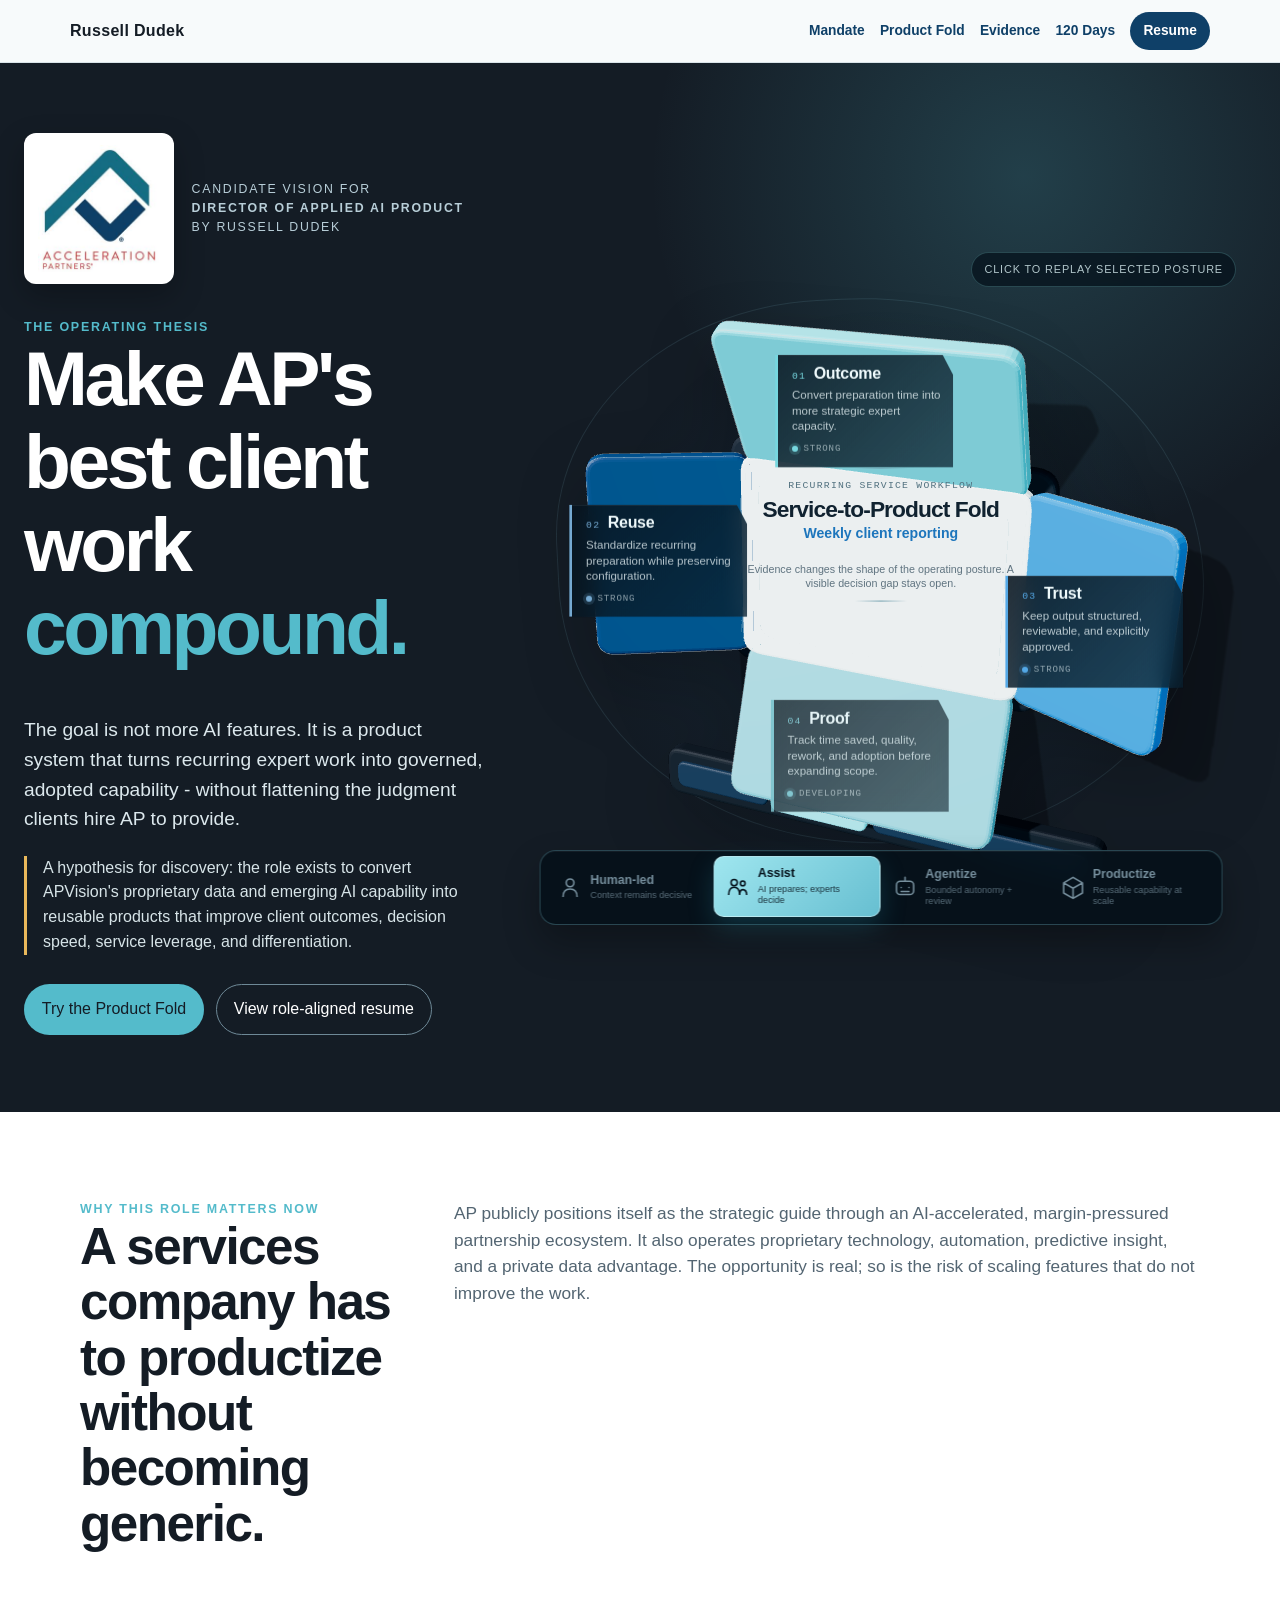
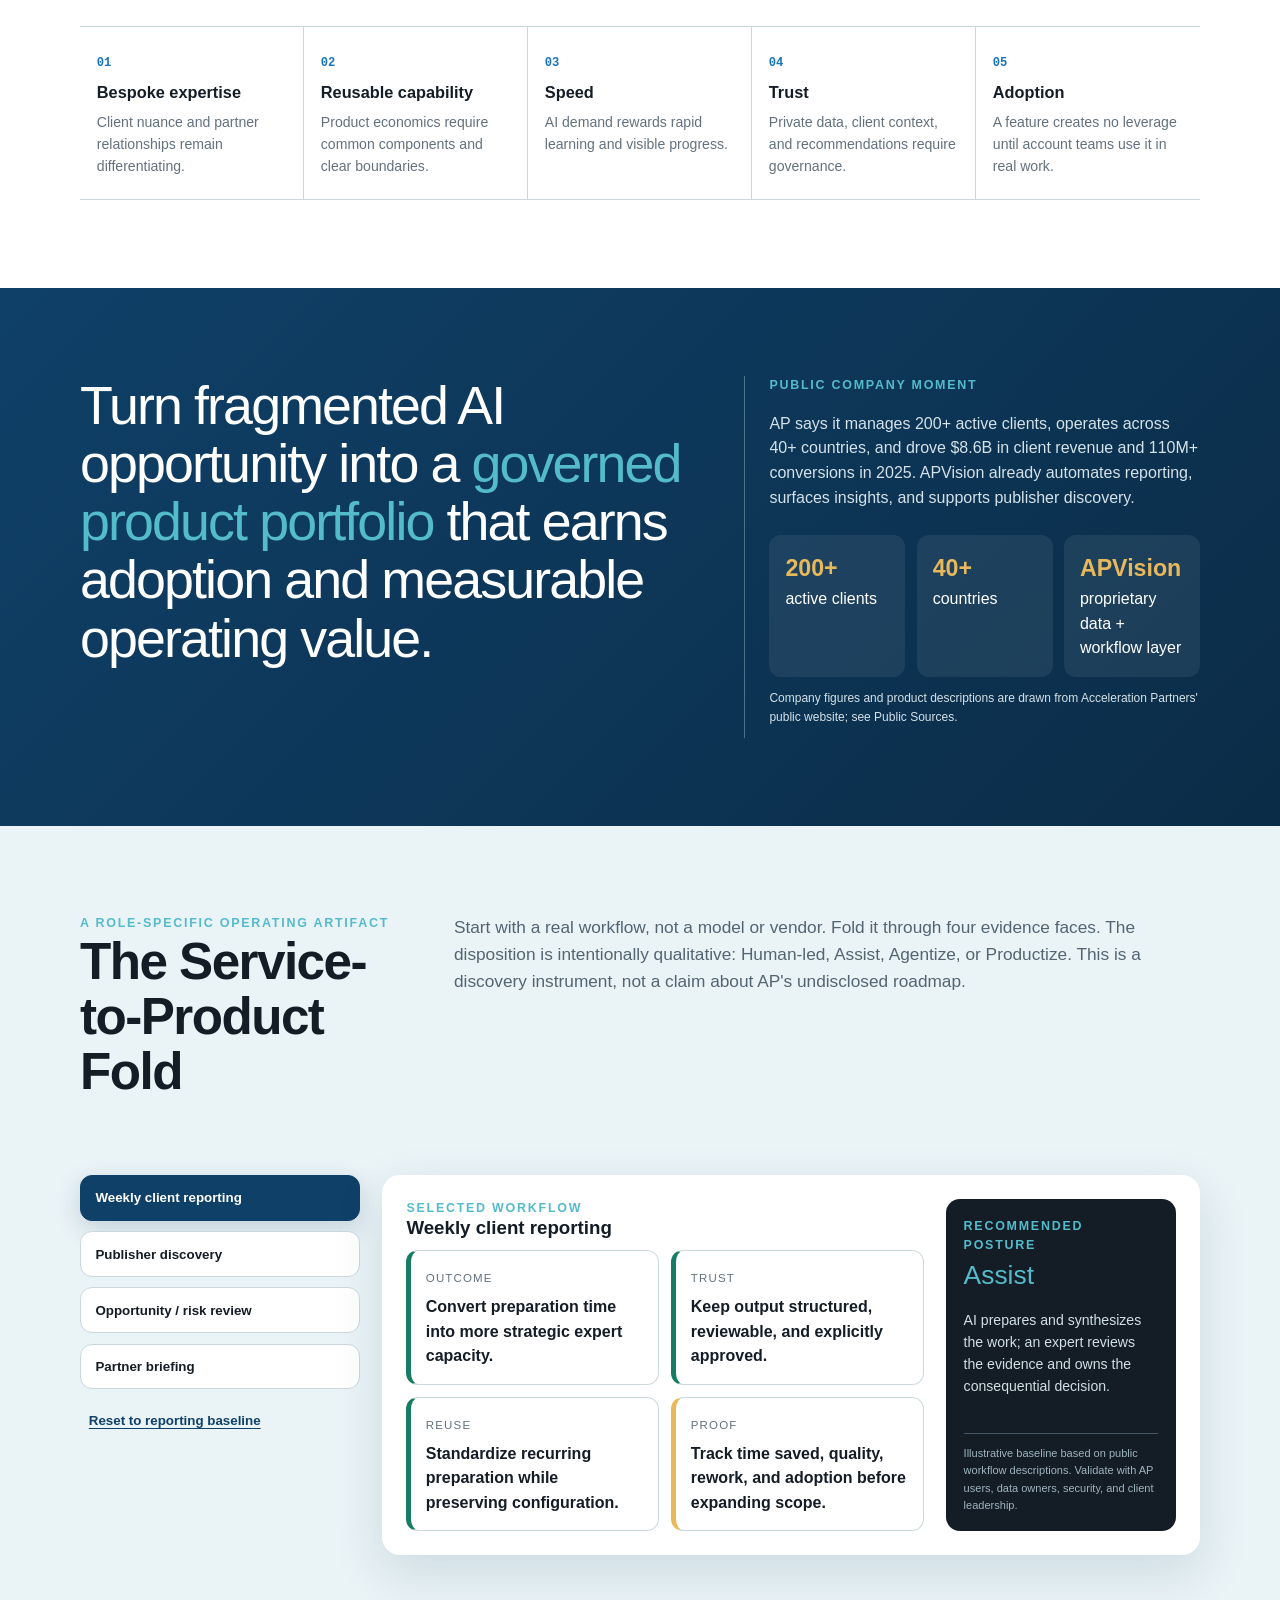
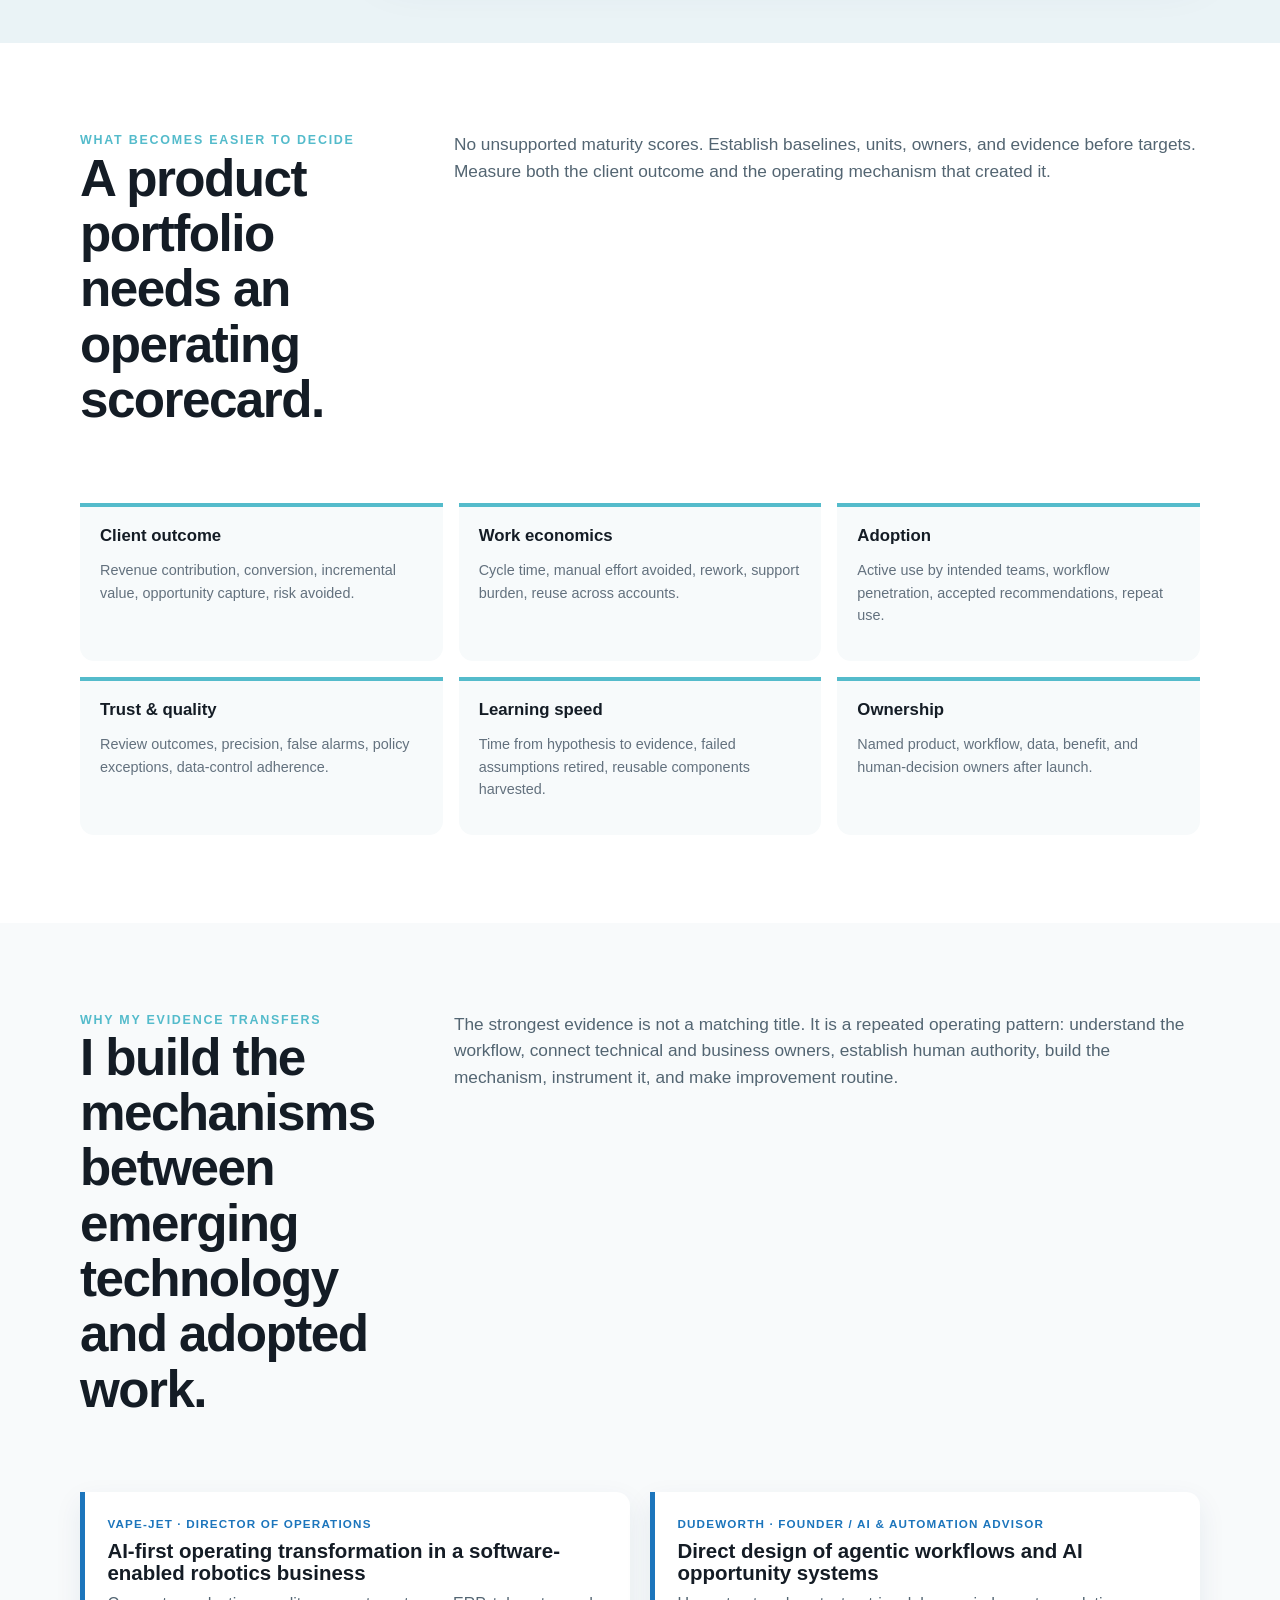
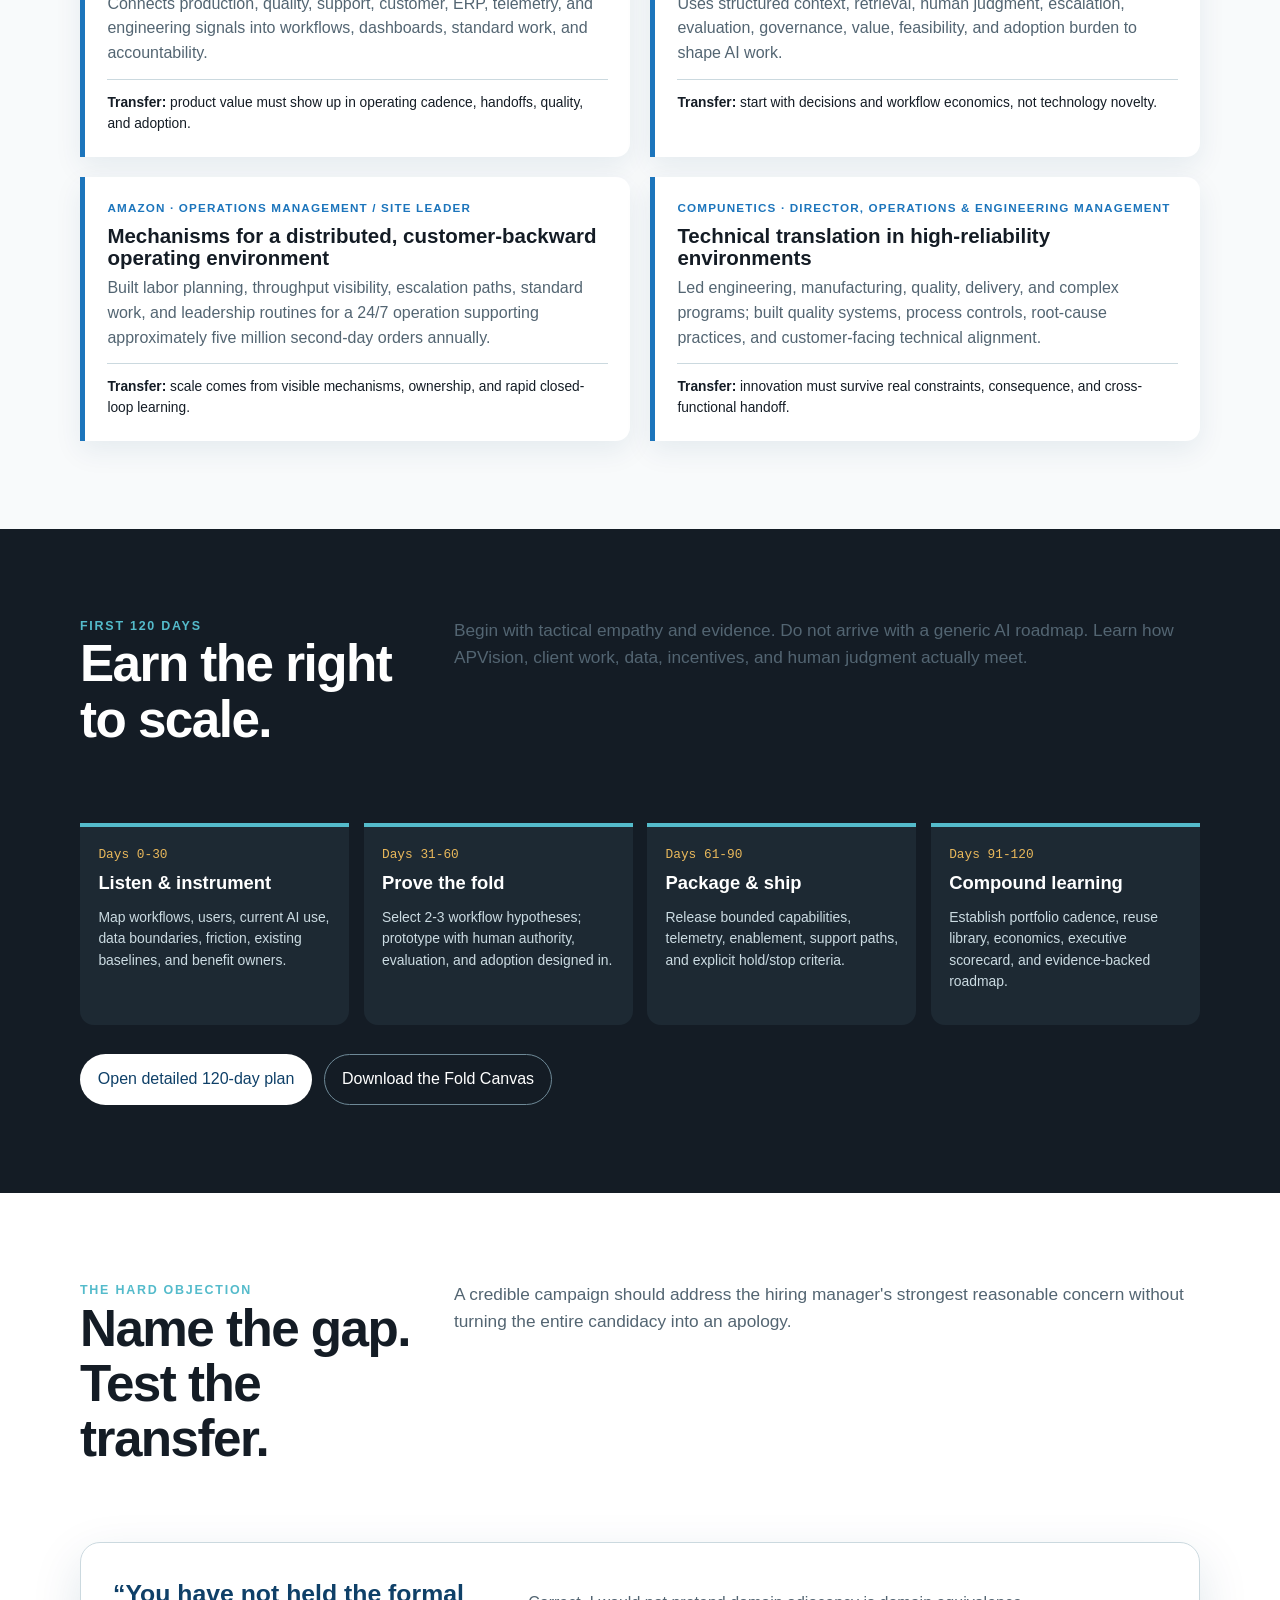
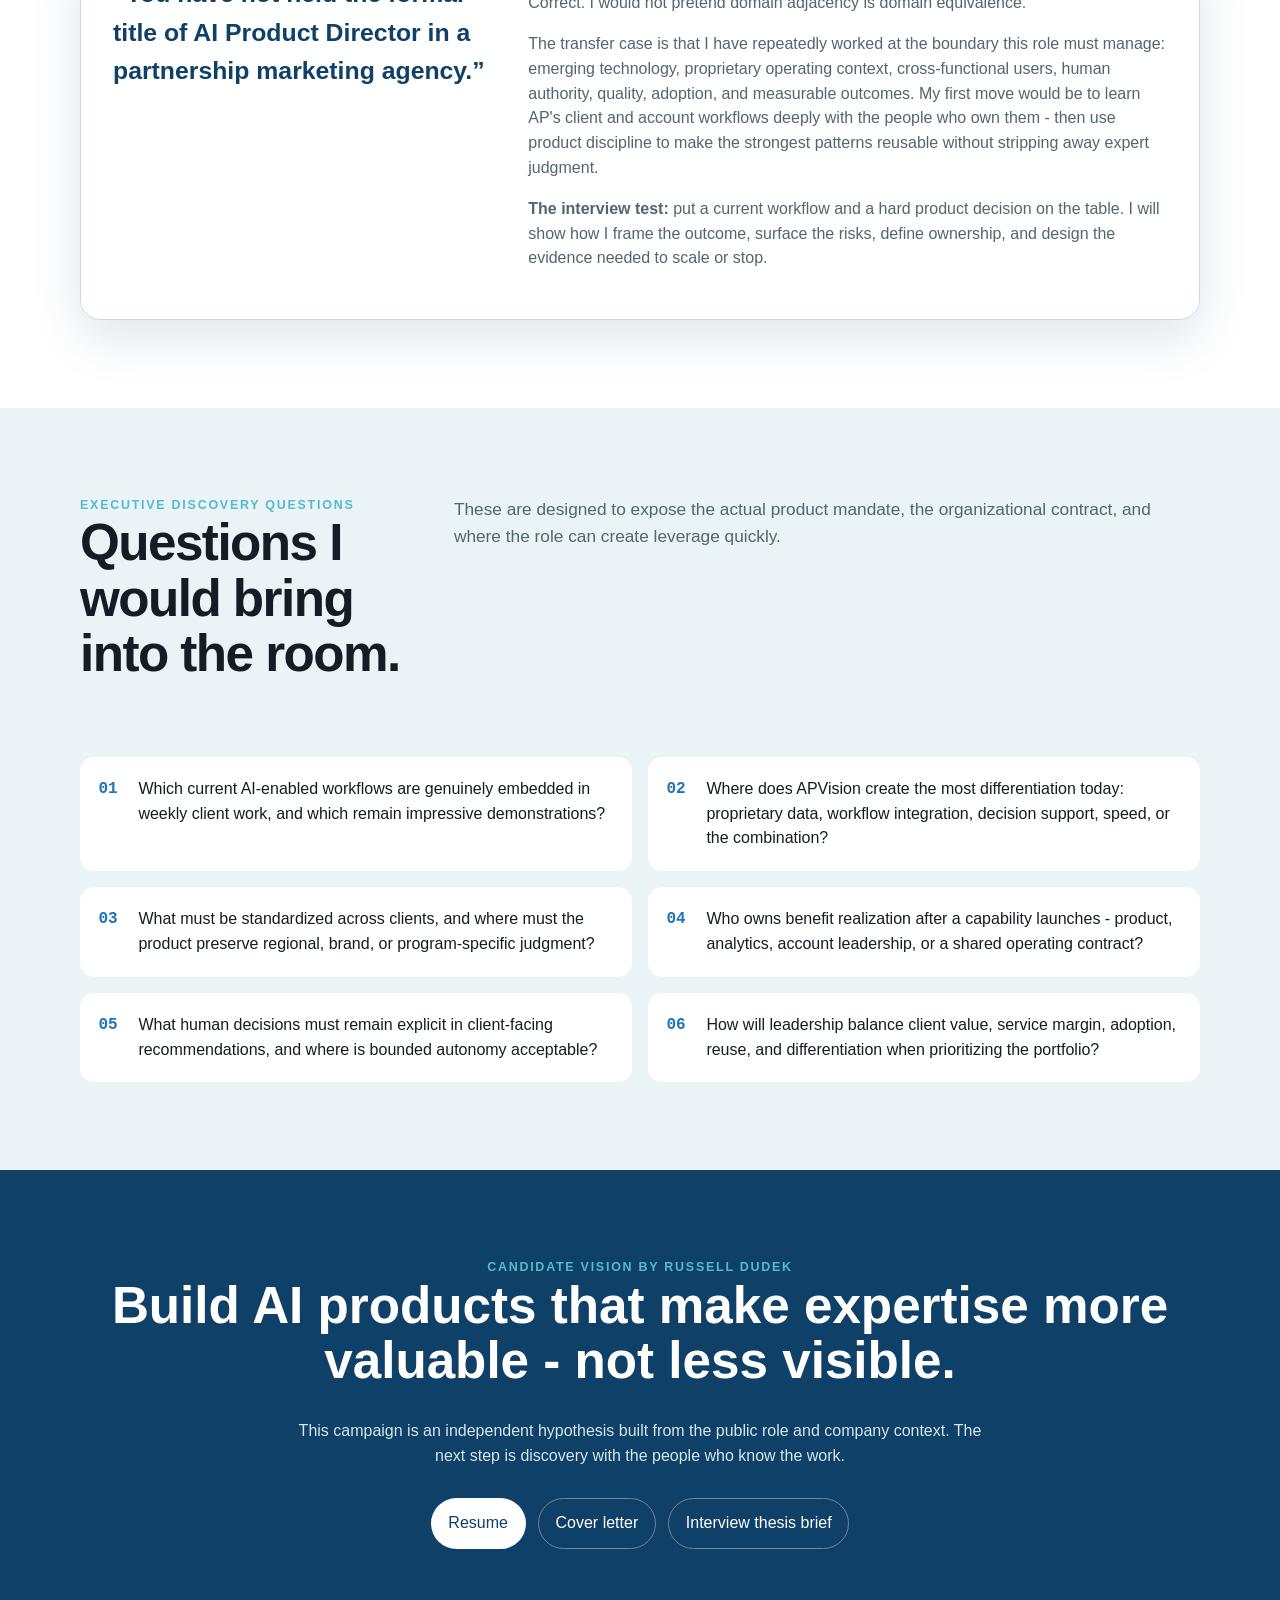
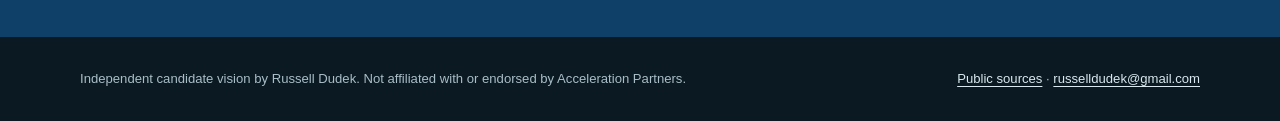
<file: index.html>
<!doctype html>
<html lang="en">
<head>
  <meta charset="utf-8">
  <meta name="viewport" content="width=device-width,initial-scale=1">
  <title>Russell Dudek | Director of Applied AI Product Candidate Vision</title>
  <meta name="description" content="Independent candidate vision for the Director of Applied AI Product role at Acceleration Partners.">
  <link rel="stylesheet" href="brand-tokens.css">
  <link rel="stylesheet" href="styles.css">
  <link rel="stylesheet" href="origami-engine.css">
</head>
<body>
<a class="skip-link" href="#main">Skip to content</a>
<nav class="site-nav"><div class="nav-inner"><div class="candidate-id">Russell Dudek</div><div class="nav-links"><a href="#mandate">Mandate</a><a href="#fold-lab">Product Fold</a><a href="#proof">Evidence</a><a href="#plan">120 Days</a><a class="nav-cta" href="resume.html">Resume</a></div></div></nav>
<main id="main">
<section class="hero">
  <div class="hero-grid">
    <div>
      <div class="company-lockup"><div class="logo-card"><img src="assets/brand/ap-logo-lockup.svg" alt="Acceleration Partners logo"></div><div class="lockup-copy">Candidate vision for<br><strong>Director of Applied AI Product</strong><br>by Russell Dudek</div></div>
      <div class="eyebrow">The operating thesis</div>
      <h1>Make AP's best client work <em>compound.</em></h1>
      <p class="lead">The goal is not more AI features. It is a product system that turns recurring expert work into governed, adopted capability - without flattening the judgment clients hire AP to provide.</p>
      <p class="hero-note">A hypothesis for discovery: the role exists to convert APVision's proprietary data and emerging AI capability into reusable products that improve client outcomes, decision speed, service leverage, and differentiation.</p>
      <div class="hero-actions"><a class="button primary" href="#fold-lab">Try the Product Fold</a><a class="button secondary" href="resume.html">View role-aligned resume</a></div>
    </div>

    <div class="fold-stage">
    <div class="three-fold-stage" data-state="assist" data-fallback="false" aria-label="Three-dimensional Service-to-Product Fold evaluating a recurring workflow through Outcome, Reuse, Trust, and Proof">
      <canvas class="three-fold-canvas" aria-hidden="true"></canvas>

      <div class="three-fold-fallback" aria-hidden="true">
        <div class="three-fold-fallback__sheet" aria-hidden="true">
          <span class="three-fold-fallback__plane three-fold-fallback__plane--top"></span>
          <span class="three-fold-fallback__plane three-fold-fallback__plane--left"></span>
          <span class="three-fold-fallback__plane three-fold-fallback__plane--right"></span>
          <span class="three-fold-fallback__plane three-fold-fallback__plane--bottom"></span>
          <span class="three-fold-fallback__core"></span>
        </div>
      </div>

      <div class="three-fold-labels">
        <article class="three-fold-label" data-fold-label="outcome" data-engine-evidence="outcome" data-state="strong">
          <div class="three-fold-label__head"><span class="three-fold-label__index">01</span><strong>Outcome</strong></div>
          <small class="engine-evidence-text">More capacity for strategic analysis</small>
          <span class="three-fold-label__strength"><span class="strength-label">Strong</span></span>
        </article>
        <article class="three-fold-label" data-fold-label="reuse" data-engine-evidence="reuse" data-state="strong">
          <div class="three-fold-label__head"><span class="three-fold-label__index">02</span><strong>Reuse</strong></div>
          <small class="engine-evidence-text">Recurring, configurable workflow</small>
          <span class="three-fold-label__strength"><span class="strength-label">Strong</span></span>
        </article>
        <article class="three-fold-label" data-fold-label="trust" data-engine-evidence="trust" data-state="strong">
          <div class="three-fold-label__head"><span class="three-fold-label__index">03</span><strong>Trust</strong></div>
          <small class="engine-evidence-text">Structured, reviewable output</small>
          <span class="three-fold-label__strength"><span class="strength-label">Strong</span></span>
        </article>
        <article class="three-fold-label" data-fold-label="proof" data-engine-evidence="proof" data-state="develop">
          <div class="three-fold-label__head"><span class="three-fold-label__index">04</span><strong>Proof</strong></div>
          <small class="engine-evidence-text">Quality, rework, adoption, time saved</small>
          <span class="three-fold-label__strength"><span class="strength-label">Developing</span></span>
        </article>
      </div>

      <section class="three-fold-core-copy" aria-label="Recurring service workflow core">
        <span class="core-kicker">Recurring service workflow</span>
        <h3>Service-to-Product Fold</h3>
        <strong class="three-fold-workflow">Weekly client reporting</strong>
        <p>Evidence changes the shape of the operating posture.</p>
      </section>

      <div class="three-fold-disposition" aria-label="Operating disposition">
        <div class="disposition-step" data-disposition="human" aria-current="false"><svg viewBox="0 0 32 32" aria-hidden="true"><circle cx="16" cy="10" r="5" fill="none" stroke="currentColor" stroke-width="2"/><path d="M7 28c0-6 3-10 9-10s9 4 9 10" fill="none" stroke="currentColor" stroke-width="2"/></svg><div><strong>Human-led</strong><small>Context remains decisive</small></div></div>
        <div class="disposition-step" data-disposition="assist" aria-current="true"><svg viewBox="0 0 32 32" aria-hidden="true"><circle cx="11" cy="11" r="4" fill="none" stroke="currentColor" stroke-width="2"/><circle cx="22" cy="12" r="3" fill="none" stroke="currentColor" stroke-width="2"/><path d="M4 27c0-6 2-10 7-10s7 4 7 10M18 27c0-4 1-7 4-7s5 3 5 7" fill="none" stroke="currentColor" stroke-width="2"/></svg><div><strong>Assist</strong><small>AI prepares; experts decide</small></div></div>
        <div class="disposition-step" data-disposition="agentize" aria-current="false"><svg viewBox="0 0 32 32" aria-hidden="true"><rect x="5" y="8" width="22" height="17" rx="5" fill="none" stroke="currentColor" stroke-width="2"/><path d="M16 3v5M11 16h.01M21 16h.01M11 21h10" fill="none" stroke="currentColor" stroke-width="2" stroke-linecap="round"/></svg><div><strong>Agentize</strong><small>Bounded autonomy + review</small></div></div>
        <div class="disposition-step" data-disposition="productize" aria-current="false"><svg viewBox="0 0 32 32" aria-hidden="true"><path d="M16 3l12 7-12 7L4 10l12-7zM4 10v13l12 7 12-7V10M16 17v13" fill="none" stroke="currentColor" stroke-width="2" stroke-linejoin="round"/></svg><div><strong>Productize</strong><small>Reusable capability at scale</small></div></div>
      </div>
    </div>
  </div>
  </div>
</section>

<section class="section pressure-band"><div class="section-inner"><div class="section-head"><div><div class="eyebrow">Why this role matters now</div><h2>A services company has to productize without becoming generic.</h2></div><p>AP publicly positions itself as the strategic guide through an AI-accelerated, margin-pressured partnership ecosystem. It also operates proprietary technology, automation, predictive insight, and a private data advantage. The opportunity is real; so is the risk of scaling features that do not improve the work.</p></div><div class="tension-path"><div class="tension"><span class="num">01</span><h3>Bespoke expertise</h3><p>Client nuance and partner relationships remain differentiating.</p></div><div class="tension"><span class="num">02</span><h3>Reusable capability</h3><p>Product economics require common components and clear boundaries.</p></div><div class="tension"><span class="num">03</span><h3>Speed</h3><p>AI demand rewards rapid learning and visible progress.</p></div><div class="tension"><span class="num">04</span><h3>Trust</h3><p>Private data, client context, and recommendations require governance.</p></div><div class="tension"><span class="num">05</span><h3>Adoption</h3><p>A feature creates no leverage until account teams use it in real work.</p></div></div></div></section>
<section id="mandate" class="section mandate"><div class="section-inner mandate-grid"><blockquote>Turn fragmented AI opportunity into a <span>governed product portfolio</span> that earns adoption and measurable operating value.</blockquote><div class="mandate-aside"><div class="eyebrow">Public company moment</div><p>AP says it manages 200+ active clients, operates across 40+ countries, and drove $8.6B in client revenue and 110M+ conversions in 2025. APVision already automates reporting, surfaces insights, and supports publisher discovery.</p><div class="public-facts"><div class="fact"><strong>200+</strong>active clients</div><div class="fact"><strong>40+</strong>countries</div><div class="fact"><strong>APVision</strong>proprietary data + workflow layer</div></div><p class="source-note">Company figures and product descriptions are drawn from Acceleration Partners' public website; see Public Sources.</p></div></div></section>
<section id="fold-lab" class="section lab"><div class="section-inner"><div class="section-head"><div><div class="eyebrow">A role-specific operating artifact</div><h2>The Service-to-Product Fold</h2></div><p>Start with a real workflow, not a model or vendor. Fold it through four evidence faces. The disposition is intentionally qualitative: Human-led, Assist, Agentize, or Productize. This is a discovery instrument, not a claim about AP's undisclosed roadmap.</p></div><div class="lab-shell"><div class="scenario-list" role="tablist" aria-label="Workflow scenarios"><button class="scenario" role="tab" aria-selected="true" data-scenario="reporting">Weekly client reporting</button><button class="scenario" role="tab" aria-selected="false" data-scenario="discovery">Publisher discovery</button><button class="scenario" role="tab" aria-selected="false" data-scenario="anomaly">Opportunity / risk review</button><button class="scenario" role="tab" aria-selected="false" data-scenario="briefing">Partner briefing</button><button class="scenario-reset" type="button">Reset to reporting baseline</button></div><div class="lab-output"><div><div class="eyebrow">Selected workflow</div><h3 class="scenario-title">Weekly client reporting</h3><div class="evidence-grid"><div class="evidence" data-evidence="outcome" data-state="strong"><span class="label">Outcome</span><strong>Clear cycle-time and strategic-capacity benefit</strong></div><div class="evidence" data-evidence="trust" data-state="strong"><span class="label">Trust</span><strong>Structured data and reviewable output</strong></div><div class="evidence" data-evidence="reuse" data-state="strong"><span class="label">Reuse</span><strong>Recurring across accounts with configurable KPIs</strong></div><div class="evidence" data-evidence="proof" data-state="develop"><span class="label">Proof</span><strong>Instrument quality, rework, adoption, and time avoided</strong></div></div></div><aside class="decision"><div><div class="eyebrow">Recommended posture</div><div class="decision-result">Assist</div><p class="decision-note">Automate preparation and first-pass synthesis; preserve account-team interpretation and client-specific judgment.</p></div><div class="assumption">Illustrative baseline based on public workflow descriptions. Validate with AP users, data owners, security, and client leadership.</div></aside></div></div><div id="lab-live" class="skip-link" aria-live="polite"></div></div></section>
<section class="section scorecard"><div class="section-inner"><div class="section-head"><div><div class="eyebrow">What becomes easier to decide</div><h2>A product portfolio needs an operating scorecard.</h2></div><p>No unsupported maturity scores. Establish baselines, units, owners, and evidence before targets. Measure both the client outcome and the operating mechanism that created it.</p></div><div class="score-grid"><div class="score-item"><h3>Client outcome</h3><p>Revenue contribution, conversion, incremental value, opportunity capture, risk avoided.</p></div><div class="score-item"><h3>Work economics</h3><p>Cycle time, manual effort avoided, rework, support burden, reuse across accounts.</p></div><div class="score-item"><h3>Adoption</h3><p>Active use by intended teams, workflow penetration, accepted recommendations, repeat use.</p></div><div class="score-item"><h3>Trust & quality</h3><p>Review outcomes, precision, false alarms, policy exceptions, data-control adherence.</p></div><div class="score-item"><h3>Learning speed</h3><p>Time from hypothesis to evidence, failed assumptions retired, reusable components harvested.</p></div><div class="score-item"><h3>Ownership</h3><p>Named product, workflow, data, benefit, and human-decision owners after launch.</p></div></div></div></section>
<section id="proof" class="section proof-map"><div class="section-inner"><div class="section-head"><div><div class="eyebrow">Why my evidence transfers</div><h2>I build the mechanisms between emerging technology and adopted work.</h2></div><p>The strongest evidence is not a matching title. It is a repeated operating pattern: understand the workflow, connect technical and business owners, establish human authority, build the mechanism, instrument it, and make improvement routine.</p></div><div class="proof-trail"><article class="proof-card"><div class="role">Vape-Jet · Director of Operations</div><h3>AI-first operating transformation in a software-enabled robotics business</h3><p>Connects production, quality, support, customer, ERP, telemetry, and engineering signals into workflows, dashboards, standard work, and accountability.</p><div class="transfer"><strong>Transfer:</strong> product value must show up in operating cadence, handoffs, quality, and adoption.</div></article><article class="proof-card"><div class="role">DudeWorth · Founder / AI & Automation Advisor</div><h3>Direct design of agentic workflows and AI opportunity systems</h3><p>Uses structured context, retrieval, human judgment, escalation, evaluation, governance, value, feasibility, and adoption burden to shape AI work.</p><div class="transfer"><strong>Transfer:</strong> start with decisions and workflow economics, not technology novelty.</div></article><article class="proof-card"><div class="role">Amazon · Operations Management / Site Leader</div><h3>Mechanisms for a distributed, customer-backward operating environment</h3><p>Built labor planning, throughput visibility, escalation paths, standard work, and leadership routines for a 24/7 operation supporting approximately five million second-day orders annually.</p><div class="transfer"><strong>Transfer:</strong> scale comes from visible mechanisms, ownership, and rapid closed-loop learning.</div></article><article class="proof-card"><div class="role">Compunetics · Director, Operations & Engineering Management</div><h3>Technical translation in high-reliability environments</h3><p>Led engineering, manufacturing, quality, delivery, and complex programs; built quality systems, process controls, root-cause practices, and customer-facing technical alignment.</p><div class="transfer"><strong>Transfer:</strong> innovation must survive real constraints, consequence, and cross-functional handoff.</div></article></div></div></section>
<section id="plan" class="section plan"><div class="section-inner"><div class="section-head"><div><div class="eyebrow">First 120 days</div><h2>Earn the right to scale.</h2></div><p>Begin with tactical empathy and evidence. Do not arrive with a generic AI roadmap. Learn how APVision, client work, data, incentives, and human judgment actually meet.</p></div><div class="plan-rail"><div class="phase"><div class="days">Days 0-30</div><h3>Listen & instrument</h3><p>Map workflows, users, current AI use, data boundaries, friction, existing baselines, and benefit owners.</p></div><div class="phase"><div class="days">Days 31-60</div><h3>Prove the fold</h3><p>Select 2-3 workflow hypotheses; prototype with human authority, evaluation, and adoption designed in.</p></div><div class="phase"><div class="days">Days 61-90</div><h3>Package & ship</h3><p>Release bounded capabilities, telemetry, enablement, support paths, and explicit hold/stop criteria.</p></div><div class="phase"><div class="days">Days 91-120</div><h3>Compound learning</h3><p>Establish portfolio cadence, reuse library, economics, executive scorecard, and evidence-backed roadmap.</p></div></div><div class="hero-actions"><a class="button light" href="120-day-plan.html">Open detailed 120-day plan</a><a class="button secondary" href="service-to-product-fold-canvas.html">Download the Fold Canvas</a></div></div></section>
<section class="section objection"><div class="section-inner"><div class="section-head"><div><div class="eyebrow">The hard objection</div><h2>Name the gap. Test the transfer.</h2></div><p>A credible campaign should address the hiring manager's strongest reasonable concern without turning the entire candidacy into an apology.</p></div><div class="objection-frame"><div class="objection-question">“You have not held the formal title of AI Product Director in a partnership marketing agency.”</div><div class="objection-answer"><p>Correct. I would not pretend domain adjacency is domain equivalence.</p><p>The transfer case is that I have repeatedly worked at the boundary this role must manage: emerging technology, proprietary operating context, cross-functional users, human authority, quality, adoption, and measurable outcomes. My first move would be to learn AP's client and account workflows deeply with the people who own them - then use product discipline to make the strongest patterns reusable without stripping away expert judgment.</p><p><strong>The interview test:</strong> put a current workflow and a hard product decision on the table. I will show how I frame the outcome, surface the risks, define ownership, and design the evidence needed to scale or stop.</p></div></div></div></section>
<section class="section questions"><div class="section-inner"><div class="section-head"><div><div class="eyebrow">Executive discovery questions</div><h2>Questions I would bring into the room.</h2></div><p>These are designed to expose the actual product mandate, the organizational contract, and where the role can create leverage quickly.</p></div><div class="question-list"><div class="question"><p>Which current AI-enabled workflows are genuinely embedded in weekly client work, and which remain impressive demonstrations?</p></div><div class="question"><p>Where does APVision create the most differentiation today: proprietary data, workflow integration, decision support, speed, or the combination?</p></div><div class="question"><p>What must be standardized across clients, and where must the product preserve regional, brand, or program-specific judgment?</p></div><div class="question"><p>Who owns benefit realization after a capability launches - product, analytics, account leadership, or a shared operating contract?</p></div><div class="question"><p>What human decisions must remain explicit in client-facing recommendations, and where is bounded autonomy acceptable?</p></div><div class="question"><p>How will leadership balance client value, service margin, adoption, reuse, and differentiation when prioritizing the portfolio?</p></div></div></div></section>
<section class="section final-cta"><div class="section-inner"><div class="eyebrow">Candidate vision by Russell Dudek</div><h2>Build AI products that make expertise more valuable - not less visible.</h2><p>This campaign is an independent hypothesis built from the public role and company context. The next step is discovery with the people who know the work.</p><div class="hero-actions" style="justify-content:center"><a class="button light" href="resume.html">Resume</a><a class="button secondary" href="cover-letter.html">Cover letter</a><a class="button secondary" href="interview-brief.html">Interview thesis brief</a></div></div></section>
</main>
<footer class="site-footer"><div class="footer-inner"><span>Independent candidate vision by Russell Dudek. Not affiliated with or endorsed by Acceleration Partners.</span><span><a href="sources.html">Public sources</a> · <a href="mailto:russelldudek@gmail.com">russelldudek@gmail.com</a></span></div></footer>
<script src="app.js"></script>
<script type="module" src="three-fold.js"></script>
</body>
</html>
</file>
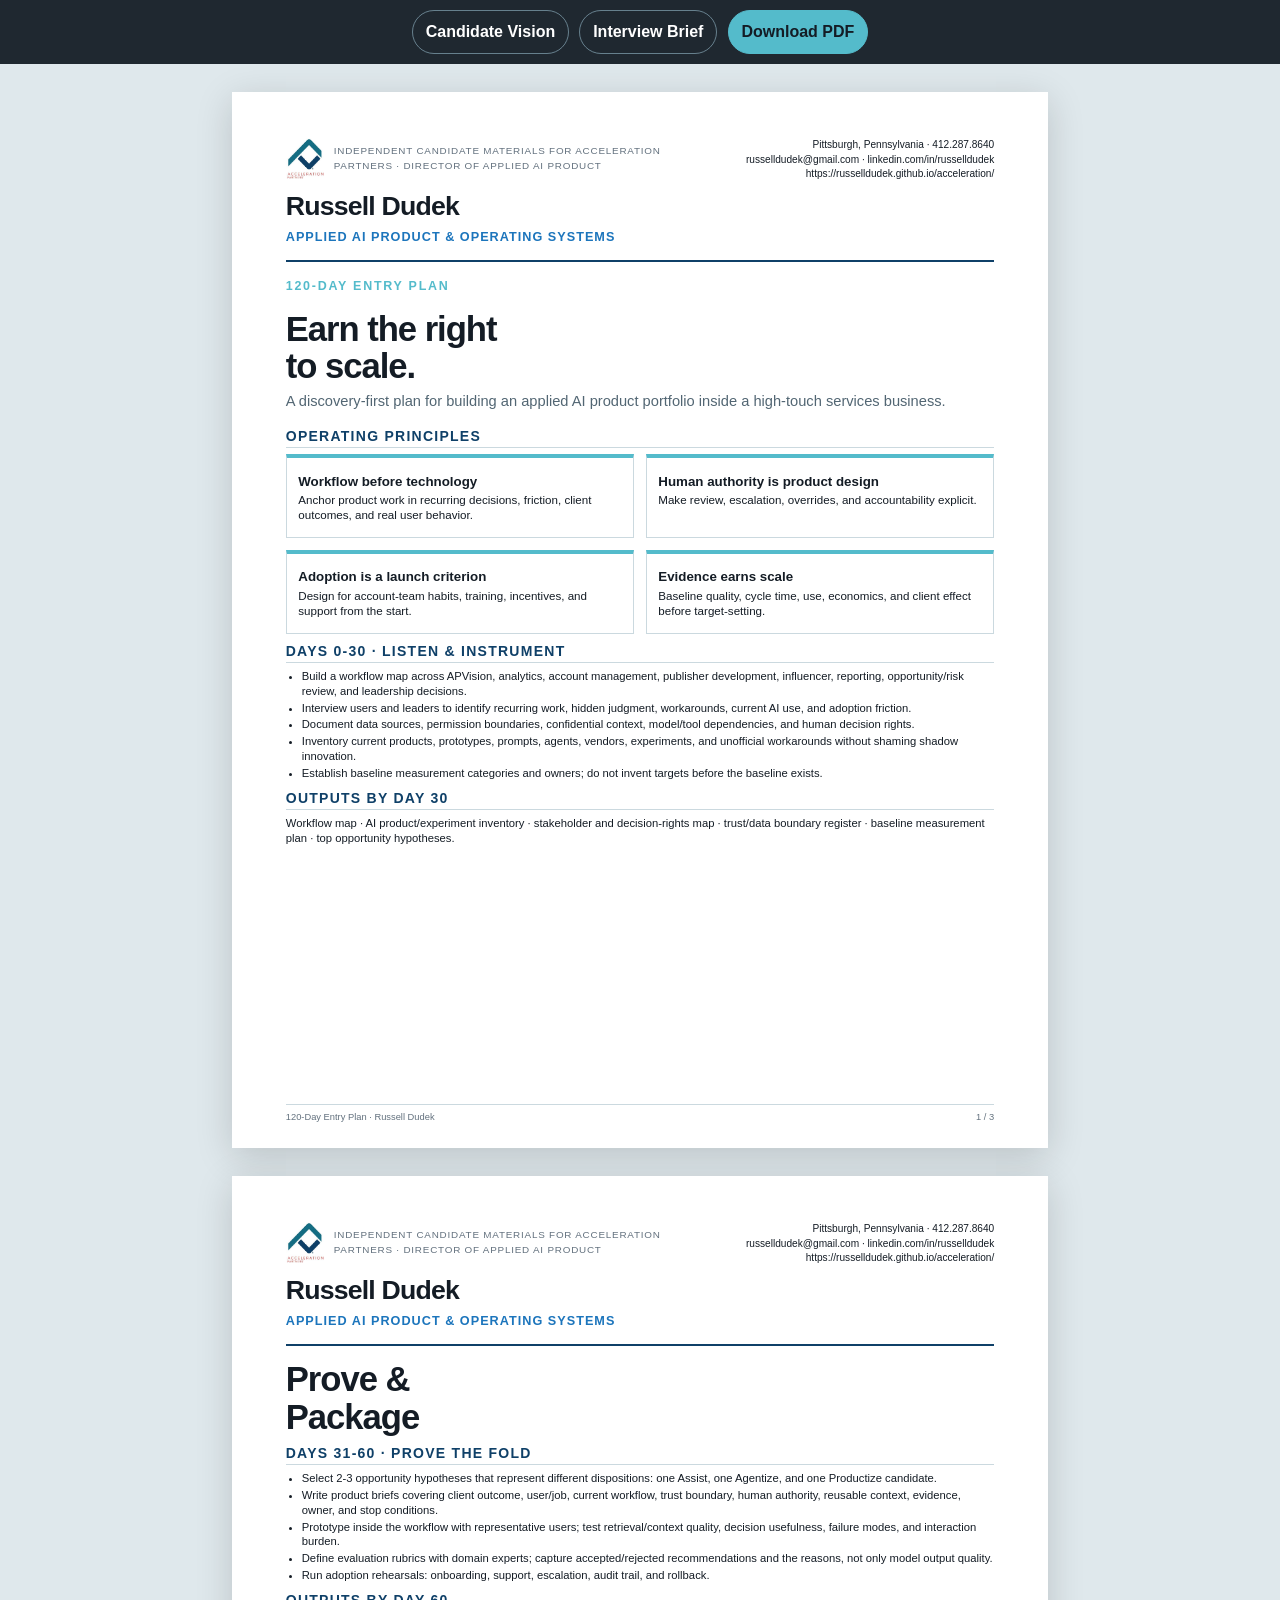
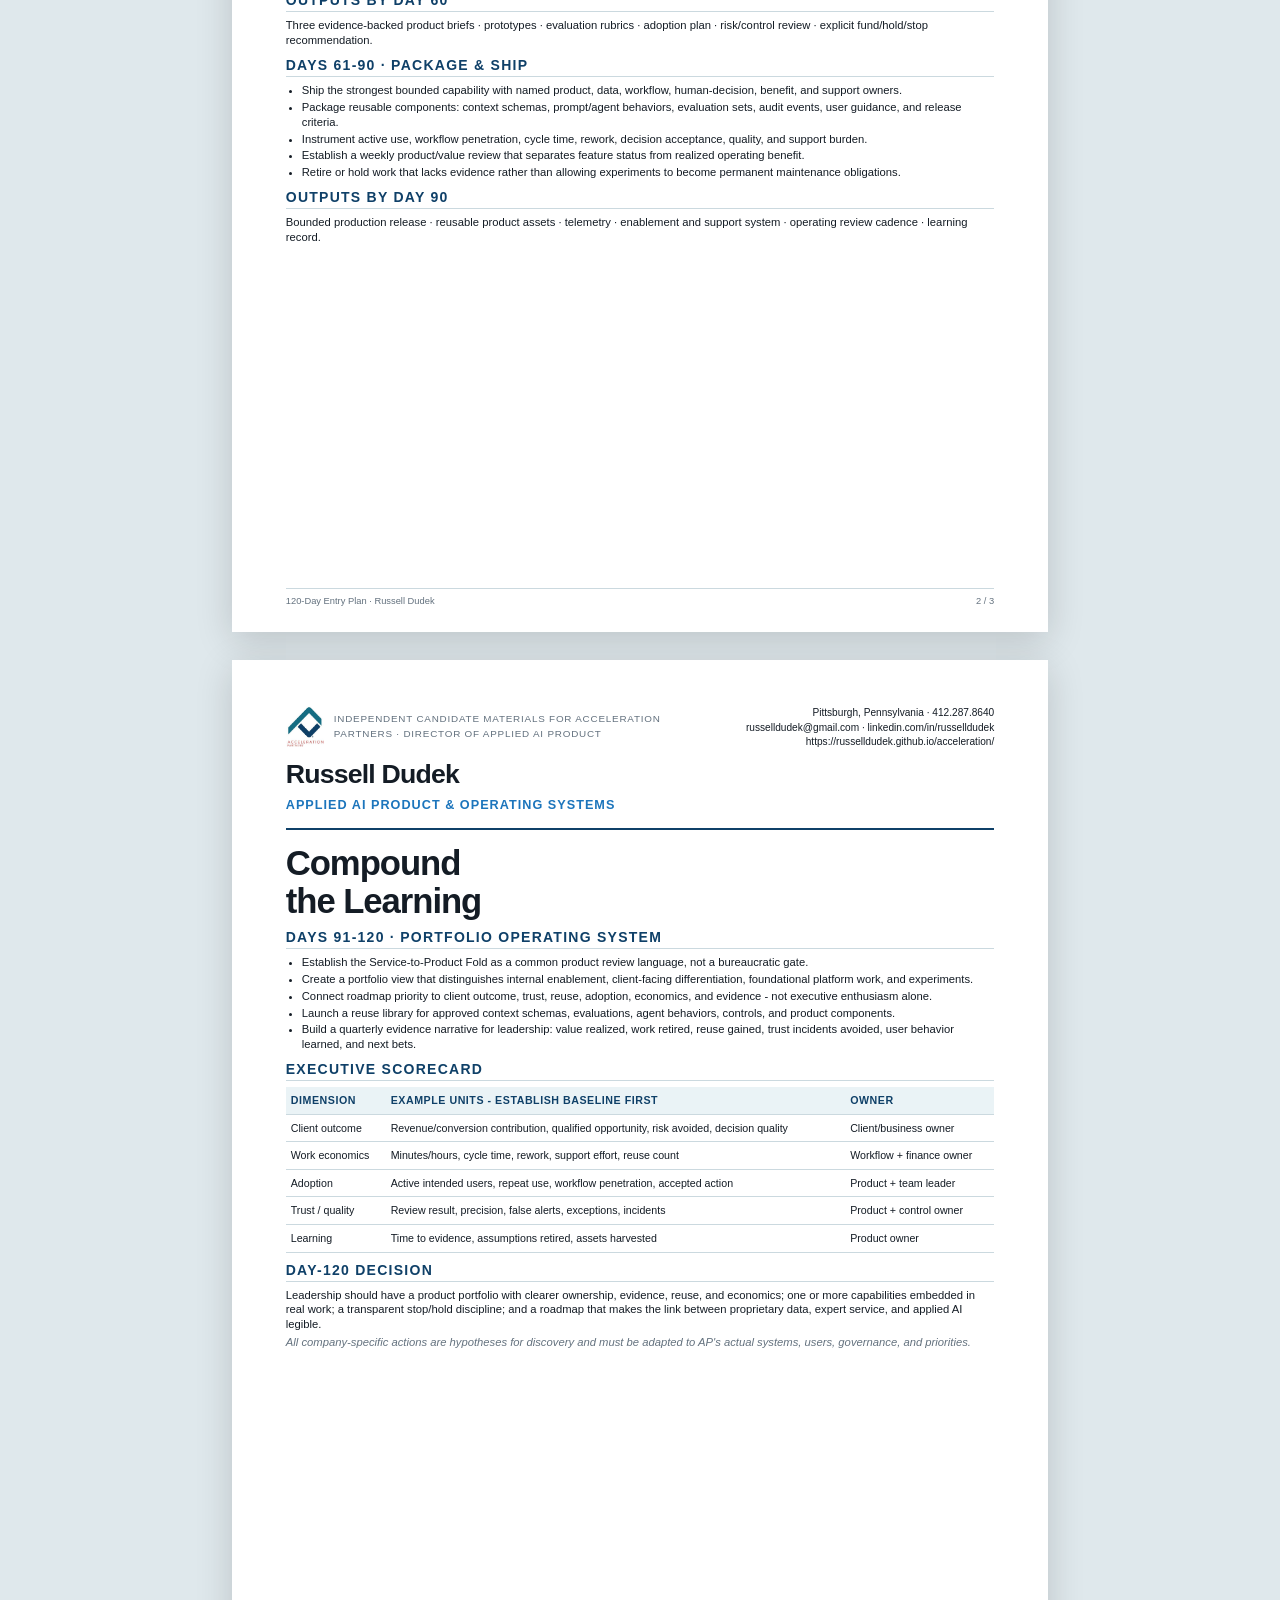
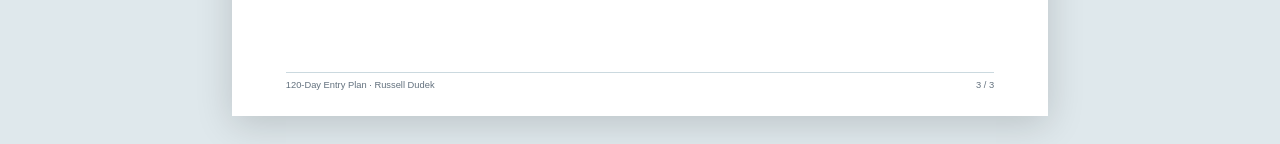
<file: 120-day-plan.html>
<!doctype html><html lang="en"><head><meta charset="utf-8"><meta name="viewport" content="width=device-width,initial-scale=1"><title>120-Day Entry Plan</title><link rel="stylesheet" href="brand-tokens.css"><link rel="stylesheet" href="styles.css"></head><body class="doc-body"><div class="doc-actions"><a href="index.html">Candidate Vision</a><a href="interview-brief.html">Interview Brief</a><a class="download" href="docs/russell-dudek-acceleration-partners-120-day-entry-plan.pdf" download="Russell-Dudek-Acceleration-Partners-120-Day-Plan.pdf">Download PDF</a></div><main class="document-stack"><section class="doc-page"><header class="doc-header"><div><div class="doc-company"><img src="assets/brand/ap-logo-lockup.svg" alt=""><span>Independent candidate materials for Acceleration Partners · Director of Applied AI Product</span></div><div class="doc-name">Russell Dudek</div><div class="doc-role">APPLIED AI PRODUCT & OPERATING SYSTEMS</div></div><div class="doc-contact">Pittsburgh, Pennsylvania · <a href="tel:+14122878640">412.287.8640</a><br><a href="mailto:russelldudek@gmail.com">russelldudek@gmail.com</a> · <a href="https://www.linkedin.com/in/russelldudek">linkedin.com/in/russelldudek</a><br><a href="https://russelldudek.github.io/acceleration/">https://russelldudek.github.io/acceleration/</a></div></header><div class="eyebrow">120-Day Entry Plan</div><h1 class="report-title">Earn the right to scale.</h1><p class="report-deck">A discovery-first plan for building an applied AI product portfolio inside a high-touch services business.</p><h2>Operating Principles</h2><div class="report-grid"><div class="report-card"><h3>Workflow before technology</h3><p>Anchor product work in recurring decisions, friction, client outcomes, and real user behavior.</p></div><div class="report-card"><h3>Human authority is product design</h3><p>Make review, escalation, overrides, and accountability explicit.</p></div><div class="report-card"><h3>Adoption is a launch criterion</h3><p>Design for account-team habits, training, incentives, and support from the start.</p></div><div class="report-card"><h3>Evidence earns scale</h3><p>Baseline quality, cycle time, use, economics, and client effect before target-setting.</p></div></div><h2>Days 0-30 · Listen & Instrument</h2><ul><li>Build a workflow map across APVision, analytics, account management, publisher development, influencer, reporting, opportunity/risk review, and leadership decisions.</li><li>Interview users and leaders to identify recurring work, hidden judgment, workarounds, current AI use, and adoption friction.</li><li>Document data sources, permission boundaries, confidential context, model/tool dependencies, and human decision rights.</li><li>Inventory current products, prototypes, prompts, agents, vendors, experiments, and unofficial workarounds without shaming shadow innovation.</li><li>Establish baseline measurement categories and owners; do not invent targets before the baseline exists.</li></ul><h2>Outputs by Day 30</h2><p>Workflow map · AI product/experiment inventory · stakeholder and decision-rights map · trust/data boundary register · baseline measurement plan · top opportunity hypotheses.</p><div class="footer-page"><span>120-Day Entry Plan · Russell Dudek</span><span>1 / 3</span></div></section><section class="doc-page"><header class="doc-header"><div><div class="doc-company"><img src="assets/brand/ap-logo-lockup.svg" alt=""><span>Independent candidate materials for Acceleration Partners · Director of Applied AI Product</span></div><div class="doc-name">Russell Dudek</div><div class="doc-role">APPLIED AI PRODUCT & OPERATING SYSTEMS</div></div><div class="doc-contact">Pittsburgh, Pennsylvania · <a href="tel:+14122878640">412.287.8640</a><br><a href="mailto:russelldudek@gmail.com">russelldudek@gmail.com</a> · <a href="https://www.linkedin.com/in/russelldudek">linkedin.com/in/russelldudek</a><br><a href="https://russelldudek.github.io/acceleration/">https://russelldudek.github.io/acceleration/</a></div></header><h1 class="report-title">Prove & Package</h1><h2>Days 31-60 · Prove the Fold</h2><ul><li>Select 2-3 opportunity hypotheses that represent different dispositions: one Assist, one Agentize, and one Productize candidate.</li><li>Write product briefs covering client outcome, user/job, current workflow, trust boundary, human authority, reusable context, evidence, owner, and stop conditions.</li><li>Prototype inside the workflow with representative users; test retrieval/context quality, decision usefulness, failure modes, and interaction burden.</li><li>Define evaluation rubrics with domain experts; capture accepted/rejected recommendations and the reasons, not only model output quality.</li><li>Run adoption rehearsals: onboarding, support, escalation, audit trail, and rollback.</li></ul><h2>Outputs by Day 60</h2><p>Three evidence-backed product briefs · prototypes · evaluation rubrics · adoption plan · risk/control review · explicit fund/hold/stop recommendation.</p><h2>Days 61-90 · Package & Ship</h2><ul><li>Ship the strongest bounded capability with named product, data, workflow, human-decision, benefit, and support owners.</li><li>Package reusable components: context schemas, prompt/agent behaviors, evaluation sets, audit events, user guidance, and release criteria.</li><li>Instrument active use, workflow penetration, cycle time, rework, decision acceptance, quality, and support burden.</li><li>Establish a weekly product/value review that separates feature status from realized operating benefit.</li><li>Retire or hold work that lacks evidence rather than allowing experiments to become permanent maintenance obligations.</li></ul><h2>Outputs by Day 90</h2><p>Bounded production release · reusable product assets · telemetry · enablement and support system · operating review cadence · learning record.</p><div class="footer-page"><span>120-Day Entry Plan · Russell Dudek</span><span>2 / 3</span></div></section><section class="doc-page"><header class="doc-header"><div><div class="doc-company"><img src="assets/brand/ap-logo-lockup.svg" alt=""><span>Independent candidate materials for Acceleration Partners · Director of Applied AI Product</span></div><div class="doc-name">Russell Dudek</div><div class="doc-role">APPLIED AI PRODUCT & OPERATING SYSTEMS</div></div><div class="doc-contact">Pittsburgh, Pennsylvania · <a href="tel:+14122878640">412.287.8640</a><br><a href="mailto:russelldudek@gmail.com">russelldudek@gmail.com</a> · <a href="https://www.linkedin.com/in/russelldudek">linkedin.com/in/russelldudek</a><br><a href="https://russelldudek.github.io/acceleration/">https://russelldudek.github.io/acceleration/</a></div></header><h1 class="report-title">Compound the Learning</h1><h2>Days 91-120 · Portfolio Operating System</h2><ul><li>Establish the Service-to-Product Fold as a common product review language, not a bureaucratic gate.</li><li>Create a portfolio view that distinguishes internal enablement, client-facing differentiation, foundational platform work, and experiments.</li><li>Connect roadmap priority to client outcome, trust, reuse, adoption, economics, and evidence - not executive enthusiasm alone.</li><li>Launch a reuse library for approved context schemas, evaluations, agent behaviors, controls, and product components.</li><li>Build a quarterly evidence narrative for leadership: value realized, work retired, reuse gained, trust incidents avoided, user behavior learned, and next bets.</li></ul><h2>Executive Scorecard</h2><table class="mini-table"><tr><th>Dimension</th><th>Example units - establish baseline first</th><th>Owner</th></tr><tr><td>Client outcome</td><td>Revenue/conversion contribution, qualified opportunity, risk avoided, decision quality</td><td>Client/business owner</td></tr><tr><td>Work economics</td><td>Minutes/hours, cycle time, rework, support effort, reuse count</td><td>Workflow + finance owner</td></tr><tr><td>Adoption</td><td>Active intended users, repeat use, workflow penetration, accepted action</td><td>Product + team leader</td></tr><tr><td>Trust / quality</td><td>Review result, precision, false alerts, exceptions, incidents</td><td>Product + control owner</td></tr><tr><td>Learning</td><td>Time to evidence, assumptions retired, assets harvested</td><td>Product owner</td></tr></table><h2>Day-120 Decision</h2><p>Leadership should have a product portfolio with clearer ownership, evidence, reuse, and economics; one or more capabilities embedded in real work; a transparent stop/hold discipline; and a roadmap that makes the link between proprietary data, expert service, and applied AI legible.</p><p class="confidentiality-note">All company-specific actions are hypotheses for discovery and must be adapted to AP's actual systems, users, governance, and priorities.</p><div class="footer-page"><span>120-Day Entry Plan · Russell Dudek</span><span>3 / 3</span></div></section></main></body></html>
</file>
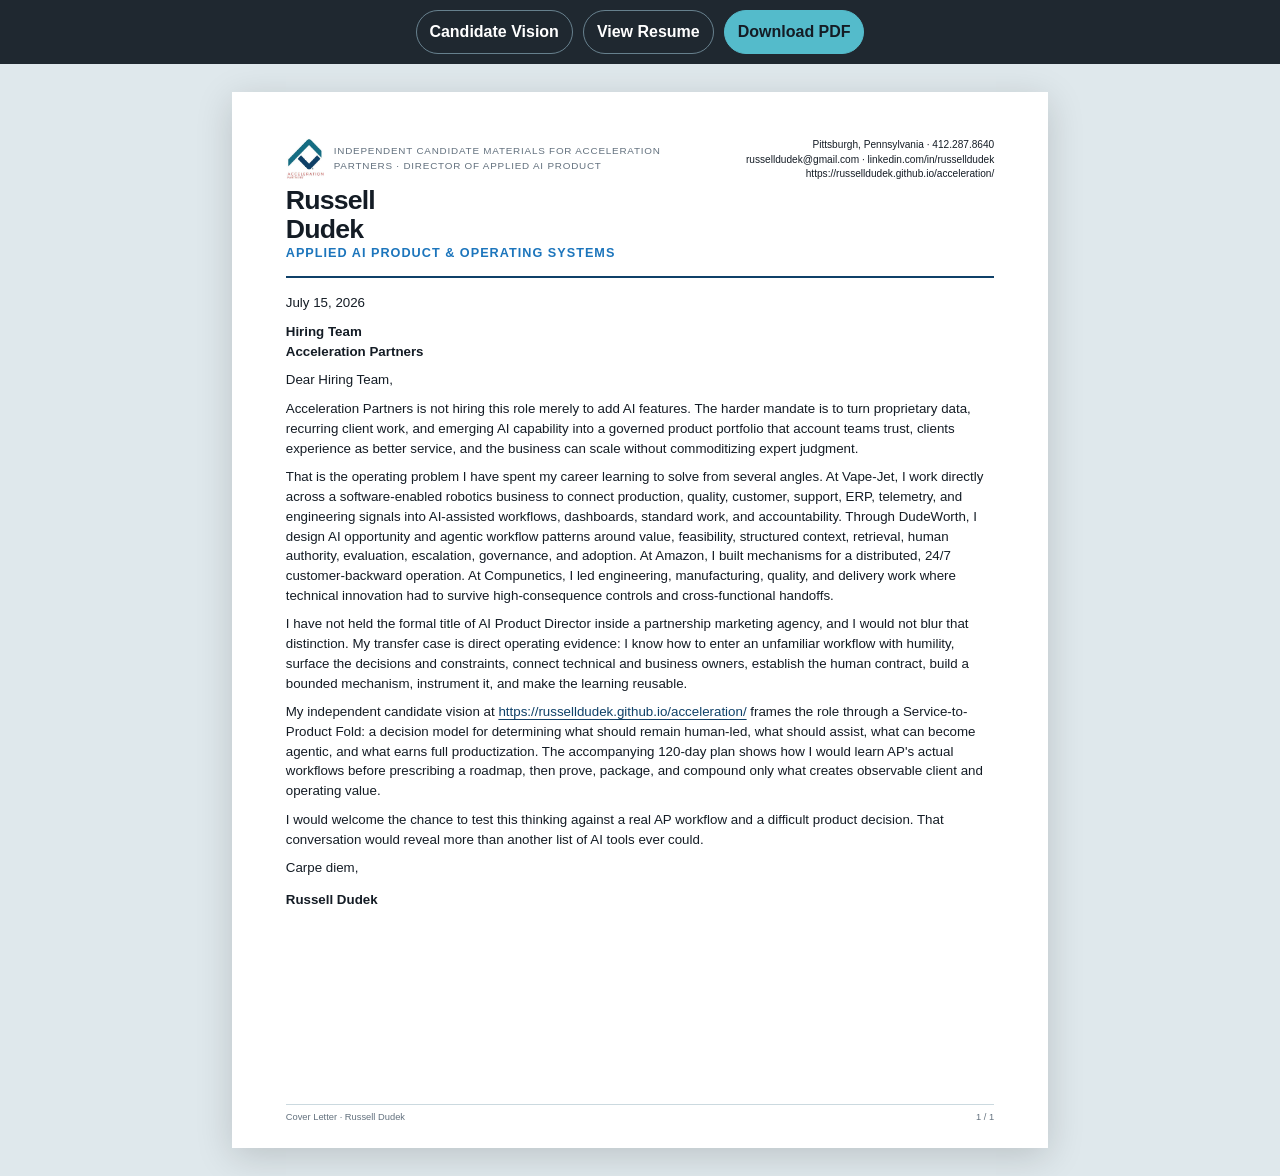
<file: cover-letter.html>
<!doctype html><html lang="en"><head><meta charset="utf-8"><meta name="viewport" content="width=device-width,initial-scale=1"><title>Russell Dudek - Cover Letter</title><link rel="stylesheet" href="brand-tokens.css"><link rel="stylesheet" href="styles.css"></head><body class="doc-body"><div class="doc-actions"><a href="index.html">Candidate Vision</a><a href="resume.html">View Resume</a><a class="download" href="docs/russell-dudek-acceleration-partners-cover-letter.pdf" download="Russell-Dudek-Acceleration-Partners-Cover-Letter.pdf">Download PDF</a></div><main class="document-stack"><section class="doc-page"><header class="doc-header"><div><div class="doc-company"><img src="assets/brand/ap-logo-lockup.svg" alt=""><span>Independent candidate materials for Acceleration Partners · Director of Applied AI Product</span></div><h1 class="doc-name" style="margin:0">Russell Dudek</h1><div class="doc-role">APPLIED AI PRODUCT & OPERATING SYSTEMS</div></div><div class="doc-contact">Pittsburgh, Pennsylvania · <a href="tel:+14122878640">412.287.8640</a><br><a href="mailto:russelldudek@gmail.com">russelldudek@gmail.com</a> · <a href="https://www.linkedin.com/in/russelldudek">linkedin.com/in/russelldudek</a><br><a href="https://russelldudek.github.io/acceleration/">https://russelldudek.github.io/acceleration/</a></div></header><div class="letter-body"><p>July 15, 2026</p><p><strong>Hiring Team<br>Acceleration Partners</strong></p><p>Dear Hiring Team,</p><p>Acceleration Partners is not hiring this role merely to add AI features. The harder mandate is to turn proprietary data, recurring client work, and emerging AI capability into a governed product portfolio that account teams trust, clients experience as better service, and the business can scale without commoditizing expert judgment.</p><p>That is the operating problem I have spent my career learning to solve from several angles. At Vape-Jet, I work directly across a software-enabled robotics business to connect production, quality, customer, support, ERP, telemetry, and engineering signals into AI-assisted workflows, dashboards, standard work, and accountability. Through DudeWorth, I design AI opportunity and agentic workflow patterns around value, feasibility, structured context, retrieval, human authority, evaluation, escalation, governance, and adoption. At Amazon, I built mechanisms for a distributed, 24/7 customer-backward operation. At Compunetics, I led engineering, manufacturing, quality, and delivery work where technical innovation had to survive high-consequence controls and cross-functional handoffs.</p><p>I have not held the formal title of AI Product Director inside a partnership marketing agency, and I would not blur that distinction. My transfer case is direct operating evidence: I know how to enter an unfamiliar workflow with humility, surface the decisions and constraints, connect technical and business owners, establish the human contract, build a bounded mechanism, instrument it, and make the learning reusable.</p><p>My independent candidate vision at <a href="https://russelldudek.github.io/acceleration/">https://russelldudek.github.io/acceleration/</a> frames the role through a Service-to-Product Fold: a decision model for determining what should remain human-led, what should assist, what can become agentic, and what earns full productization. The accompanying 120-day plan shows how I would learn AP's actual workflows before prescribing a roadmap, then prove, package, and compound only what creates observable client and operating value.</p><p>I would welcome the chance to test this thinking against a real AP workflow and a difficult product decision. That conversation would reveal more than another list of AI tools ever could.</p><p>Carpe diem,</p><div class="letter-sign"><strong>Russell Dudek</strong></div></div><div class="footer-page"><span>Cover Letter · Russell Dudek</span><span>1 / 1</span></div></section></main></body></html>
</file>
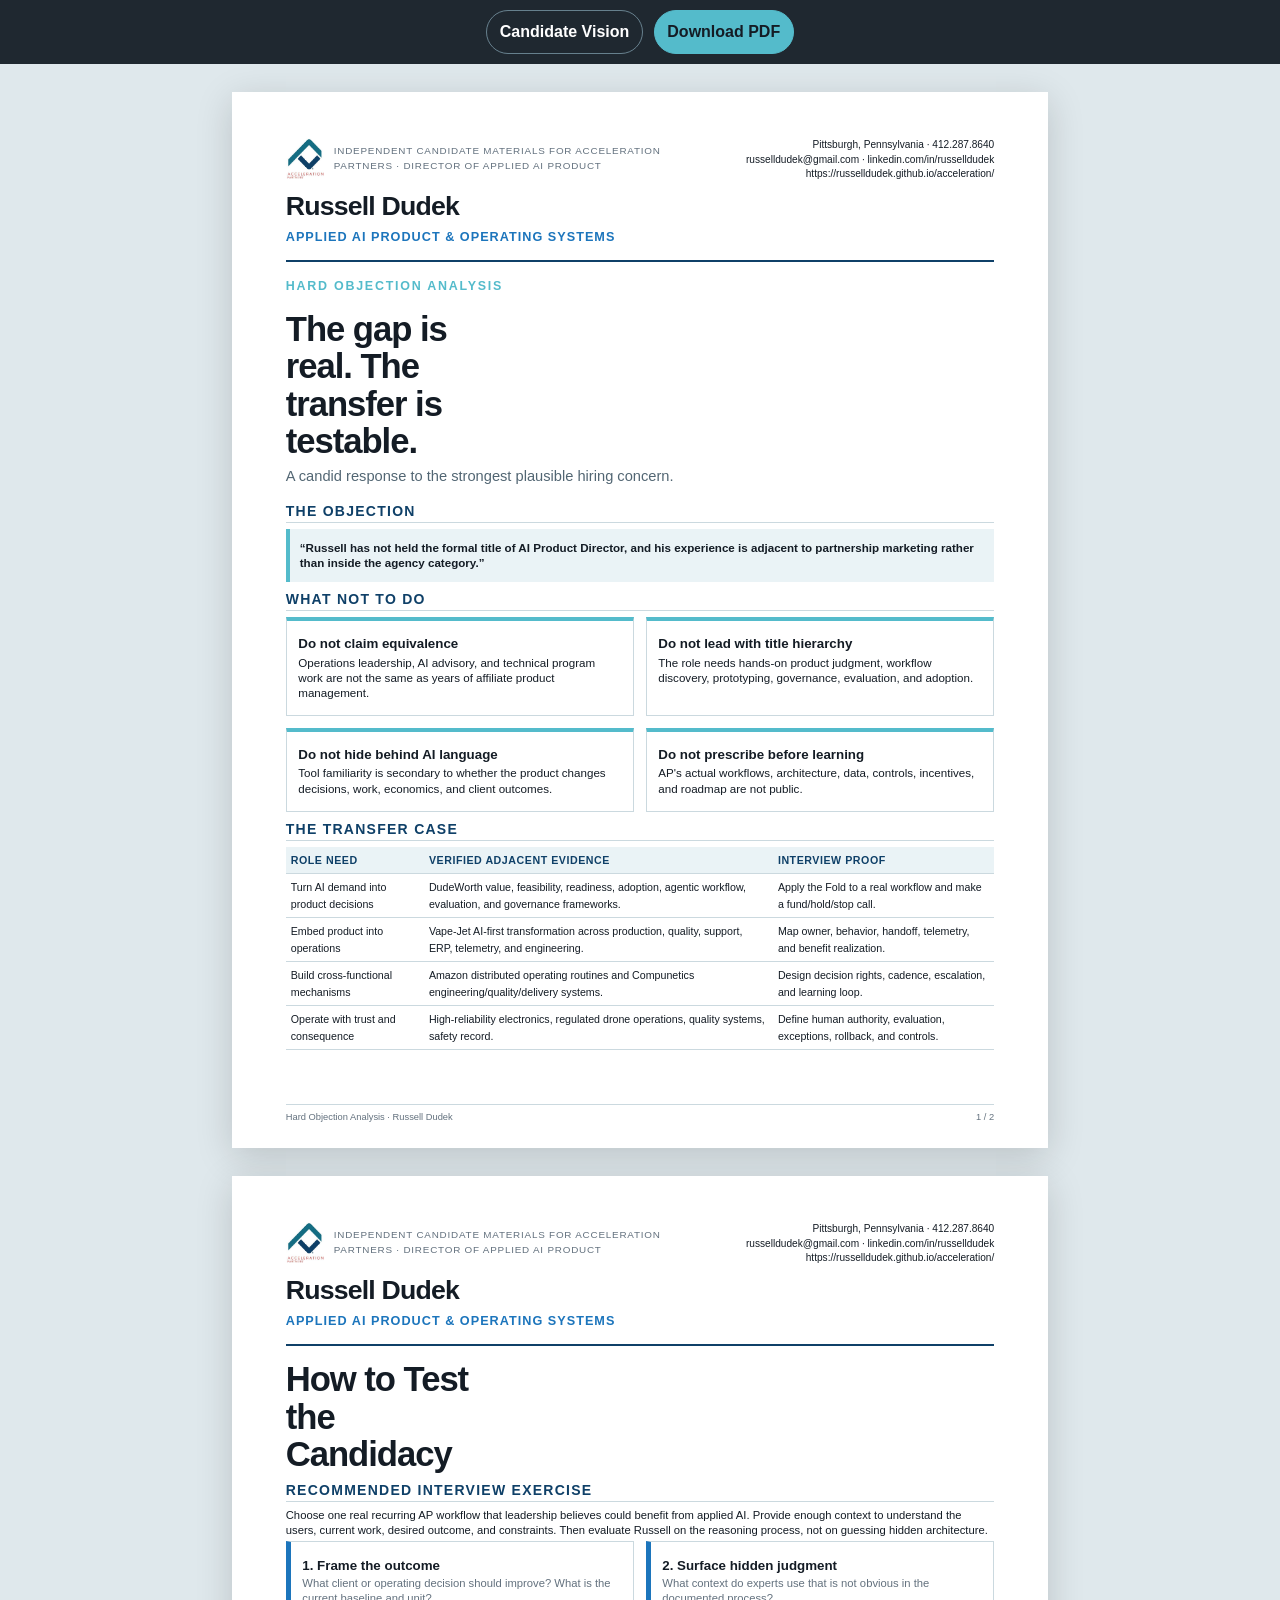
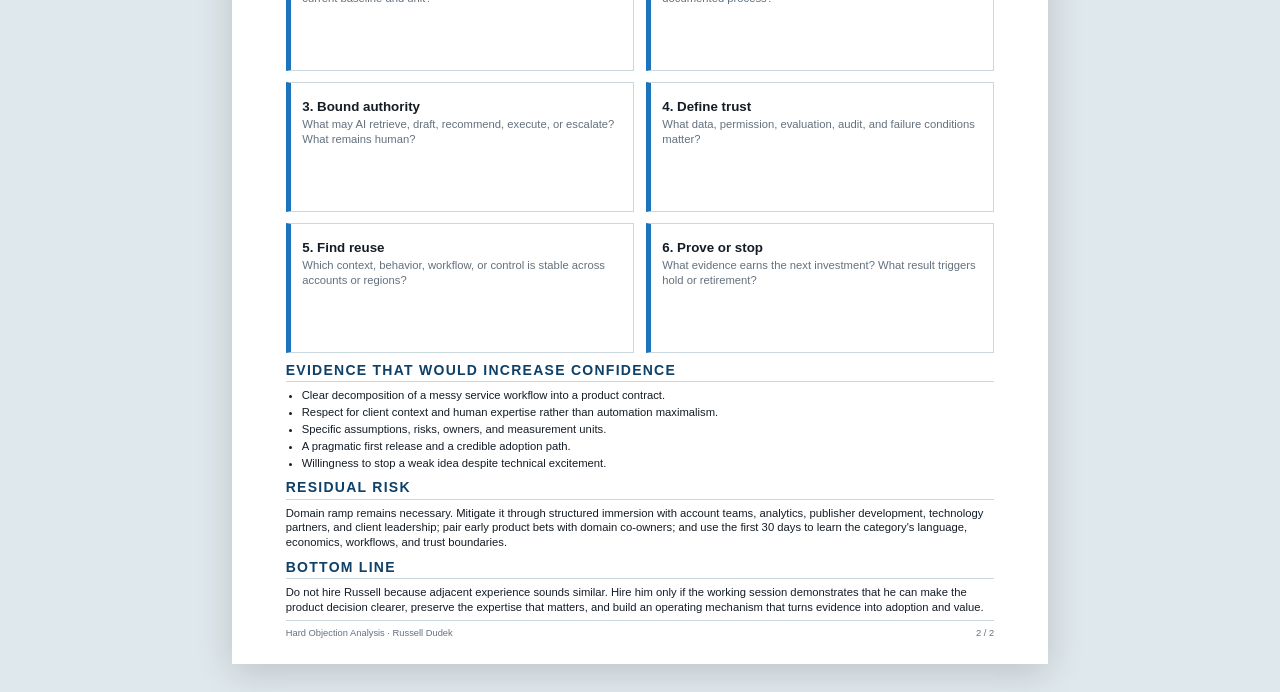
<file: hard-objection-analysis.html>
<!doctype html><html lang="en"><head><meta charset="utf-8"><meta name="viewport" content="width=device-width,initial-scale=1"><title>Hard Objection Analysis</title><link rel="stylesheet" href="brand-tokens.css"><link rel="stylesheet" href="styles.css"></head><body class="doc-body"><div class="doc-actions"><a href="index.html">Candidate Vision</a><a class="download" href="docs/russell-dudek-acceleration-partners-hard-objection-analysis.pdf" download="Russell-Dudek-Acceleration-Partners-Hard-Objection-Analysis.pdf">Download PDF</a></div><main class="document-stack"><section class="doc-page"><header class="doc-header"><div><div class="doc-company"><img src="assets/brand/ap-logo-lockup.svg" alt=""><span>Independent candidate materials for Acceleration Partners · Director of Applied AI Product</span></div><div class="doc-name">Russell Dudek</div><div class="doc-role">APPLIED AI PRODUCT & OPERATING SYSTEMS</div></div><div class="doc-contact">Pittsburgh, Pennsylvania · <a href="tel:+14122878640">412.287.8640</a><br><a href="mailto:russelldudek@gmail.com">russelldudek@gmail.com</a> · <a href="https://www.linkedin.com/in/russelldudek">linkedin.com/in/russelldudek</a><br><a href="https://russelldudek.github.io/acceleration/">https://russelldudek.github.io/acceleration/</a></div></header><div class="eyebrow">Hard Objection Analysis</div><h1 class="report-title">The gap is real. The transfer is testable.</h1><p class="report-deck">A candid response to the strongest plausible hiring concern.</p><h2>The Objection</h2><div class="summary-strip"><p><strong>“Russell has not held the formal title of AI Product Director, and his experience is adjacent to partnership marketing rather than inside the agency category.”</strong></p></div><h2>What Not to Do</h2><div class="report-grid"><div class="report-card"><h3>Do not claim equivalence</h3><p>Operations leadership, AI advisory, and technical program work are not the same as years of affiliate product management.</p></div><div class="report-card"><h3>Do not lead with title hierarchy</h3><p>The role needs hands-on product judgment, workflow discovery, prototyping, governance, evaluation, and adoption.</p></div><div class="report-card"><h3>Do not hide behind AI language</h3><p>Tool familiarity is secondary to whether the product changes decisions, work, economics, and client outcomes.</p></div><div class="report-card"><h3>Do not prescribe before learning</h3><p>AP's actual workflows, architecture, data, controls, incentives, and roadmap are not public.</p></div></div><h2>The Transfer Case</h2><table class="mini-table"><tr><th>Role need</th><th>Verified adjacent evidence</th><th>Interview proof</th></tr><tr><td>Turn AI demand into product decisions</td><td>DudeWorth value, feasibility, readiness, adoption, agentic workflow, evaluation, and governance frameworks.</td><td>Apply the Fold to a real workflow and make a fund/hold/stop call.</td></tr><tr><td>Embed product into operations</td><td>Vape-Jet AI-first transformation across production, quality, support, ERP, telemetry, and engineering.</td><td>Map owner, behavior, handoff, telemetry, and benefit realization.</td></tr><tr><td>Build cross-functional mechanisms</td><td>Amazon distributed operating routines and Compunetics engineering/quality/delivery systems.</td><td>Design decision rights, cadence, escalation, and learning loop.</td></tr><tr><td>Operate with trust and consequence</td><td>High-reliability electronics, regulated drone operations, quality systems, safety record.</td><td>Define human authority, evaluation, exceptions, rollback, and controls.</td></tr></table><div class="footer-page"><span>Hard Objection Analysis · Russell Dudek</span><span>1 / 2</span></div></section><section class="doc-page"><header class="doc-header"><div><div class="doc-company"><img src="assets/brand/ap-logo-lockup.svg" alt=""><span>Independent candidate materials for Acceleration Partners · Director of Applied AI Product</span></div><div class="doc-name">Russell Dudek</div><div class="doc-role">APPLIED AI PRODUCT & OPERATING SYSTEMS</div></div><div class="doc-contact">Pittsburgh, Pennsylvania · <a href="tel:+14122878640">412.287.8640</a><br><a href="mailto:russelldudek@gmail.com">russelldudek@gmail.com</a> · <a href="https://www.linkedin.com/in/russelldudek">linkedin.com/in/russelldudek</a><br><a href="https://russelldudek.github.io/acceleration/">https://russelldudek.github.io/acceleration/</a></div></header><h1 class="report-title">How to Test the Candidacy</h1><h2>Recommended Interview Exercise</h2><p>Choose one real recurring AP workflow that leadership believes could benefit from applied AI. Provide enough context to understand the users, current work, desired outcome, and constraints. Then evaluate Russell on the reasoning process, not on guessing hidden architecture.</p><div class="canvas-grid"><div class="canvas-box"><h3>1. Frame the outcome</h3><p>What client or operating decision should improve? What is the current baseline and unit?</p></div><div class="canvas-box"><h3>2. Surface hidden judgment</h3><p>What context do experts use that is not obvious in the documented process?</p></div><div class="canvas-box"><h3>3. Bound authority</h3><p>What may AI retrieve, draft, recommend, execute, or escalate? What remains human?</p></div><div class="canvas-box"><h3>4. Define trust</h3><p>What data, permission, evaluation, audit, and failure conditions matter?</p></div><div class="canvas-box"><h3>5. Find reuse</h3><p>Which context, behavior, workflow, or control is stable across accounts or regions?</p></div><div class="canvas-box"><h3>6. Prove or stop</h3><p>What evidence earns the next investment? What result triggers hold or retirement?</p></div></div><h2>Evidence That Would Increase Confidence</h2><ul><li>Clear decomposition of a messy service workflow into a product contract.</li><li>Respect for client context and human expertise rather than automation maximalism.</li><li>Specific assumptions, risks, owners, and measurement units.</li><li>A pragmatic first release and a credible adoption path.</li><li>Willingness to stop a weak idea despite technical excitement.</li></ul><h2>Residual Risk</h2><p>Domain ramp remains necessary. Mitigate it through structured immersion with account teams, analytics, publisher development, technology partners, and client leadership; pair early product bets with domain co-owners; and use the first 30 days to learn the category's language, economics, workflows, and trust boundaries.</p><h2>Bottom Line</h2><p>Do not hire Russell because adjacent experience sounds similar. Hire him only if the working session demonstrates that he can make the product decision clearer, preserve the expertise that matters, and build an operating mechanism that turns evidence into adoption and value.</p><div class="footer-page"><span>Hard Objection Analysis · Russell Dudek</span><span>2 / 2</span></div></section></main></body></html>
</file>
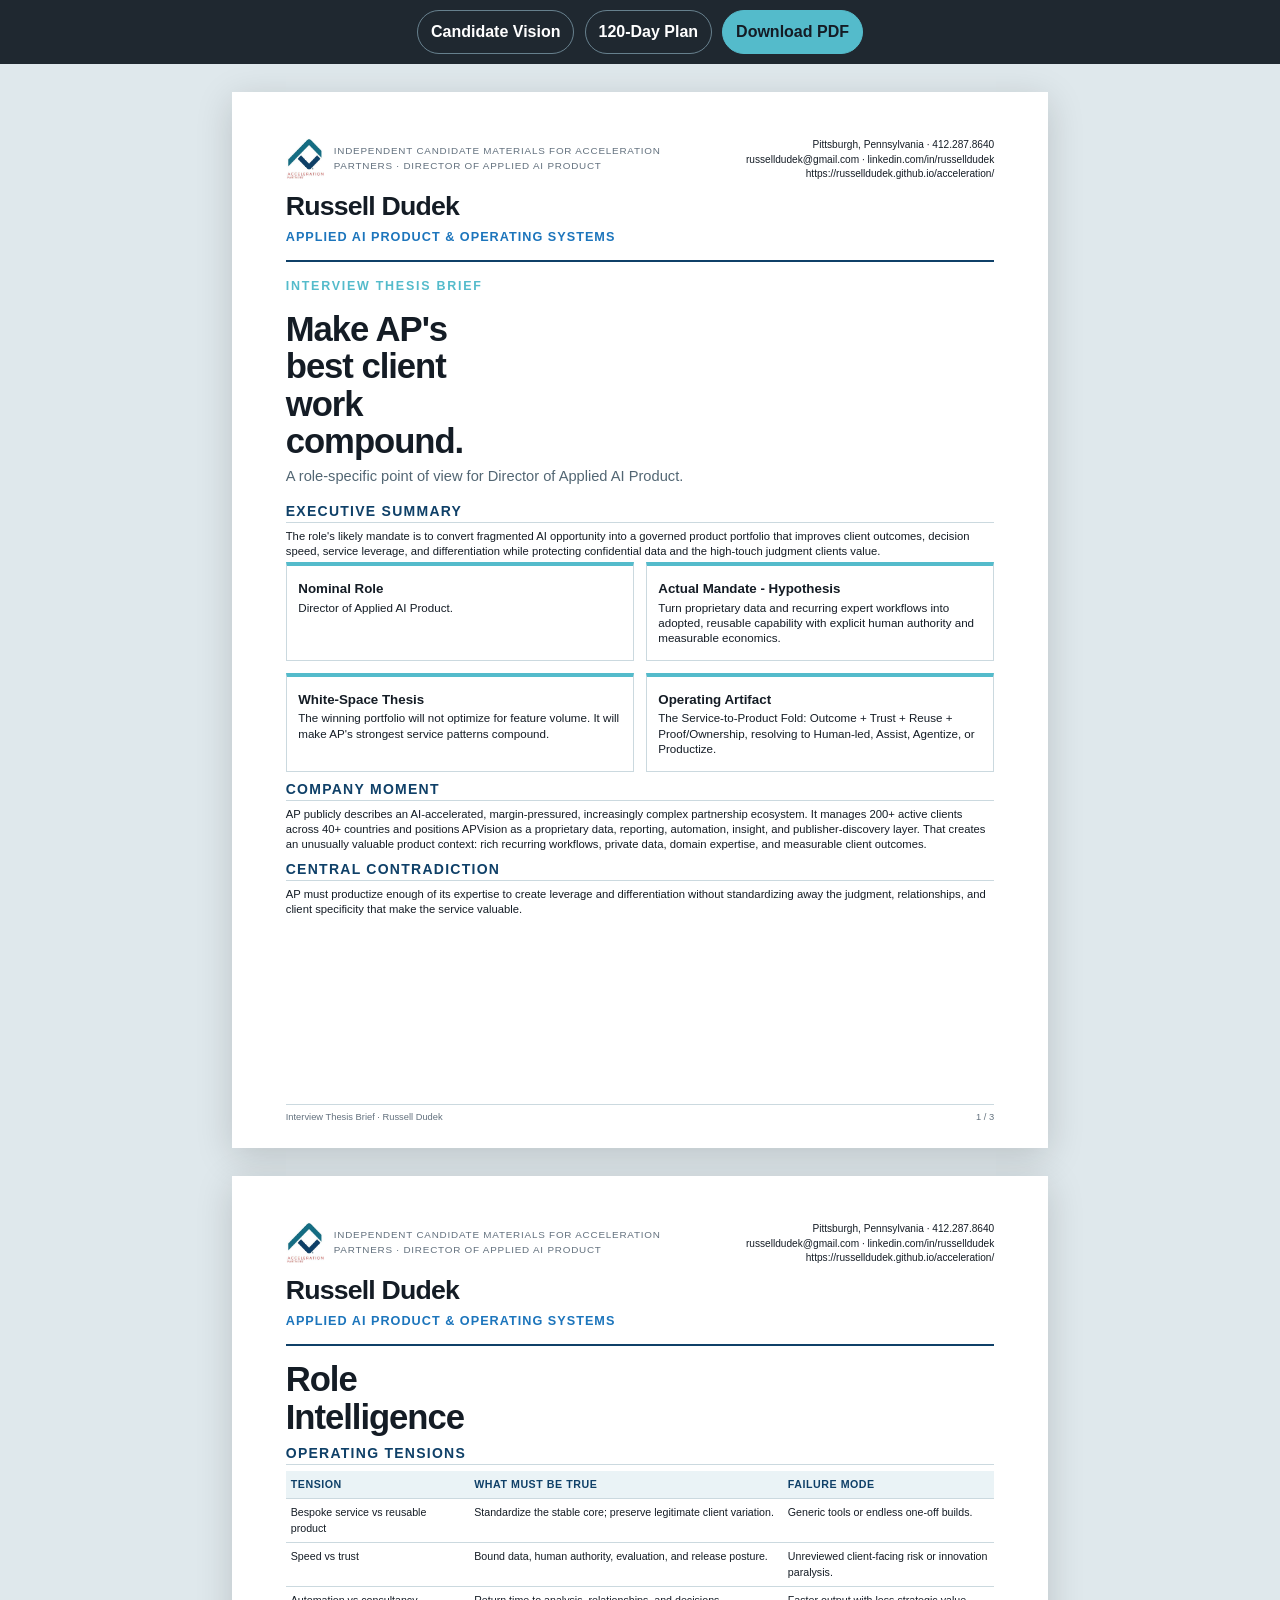
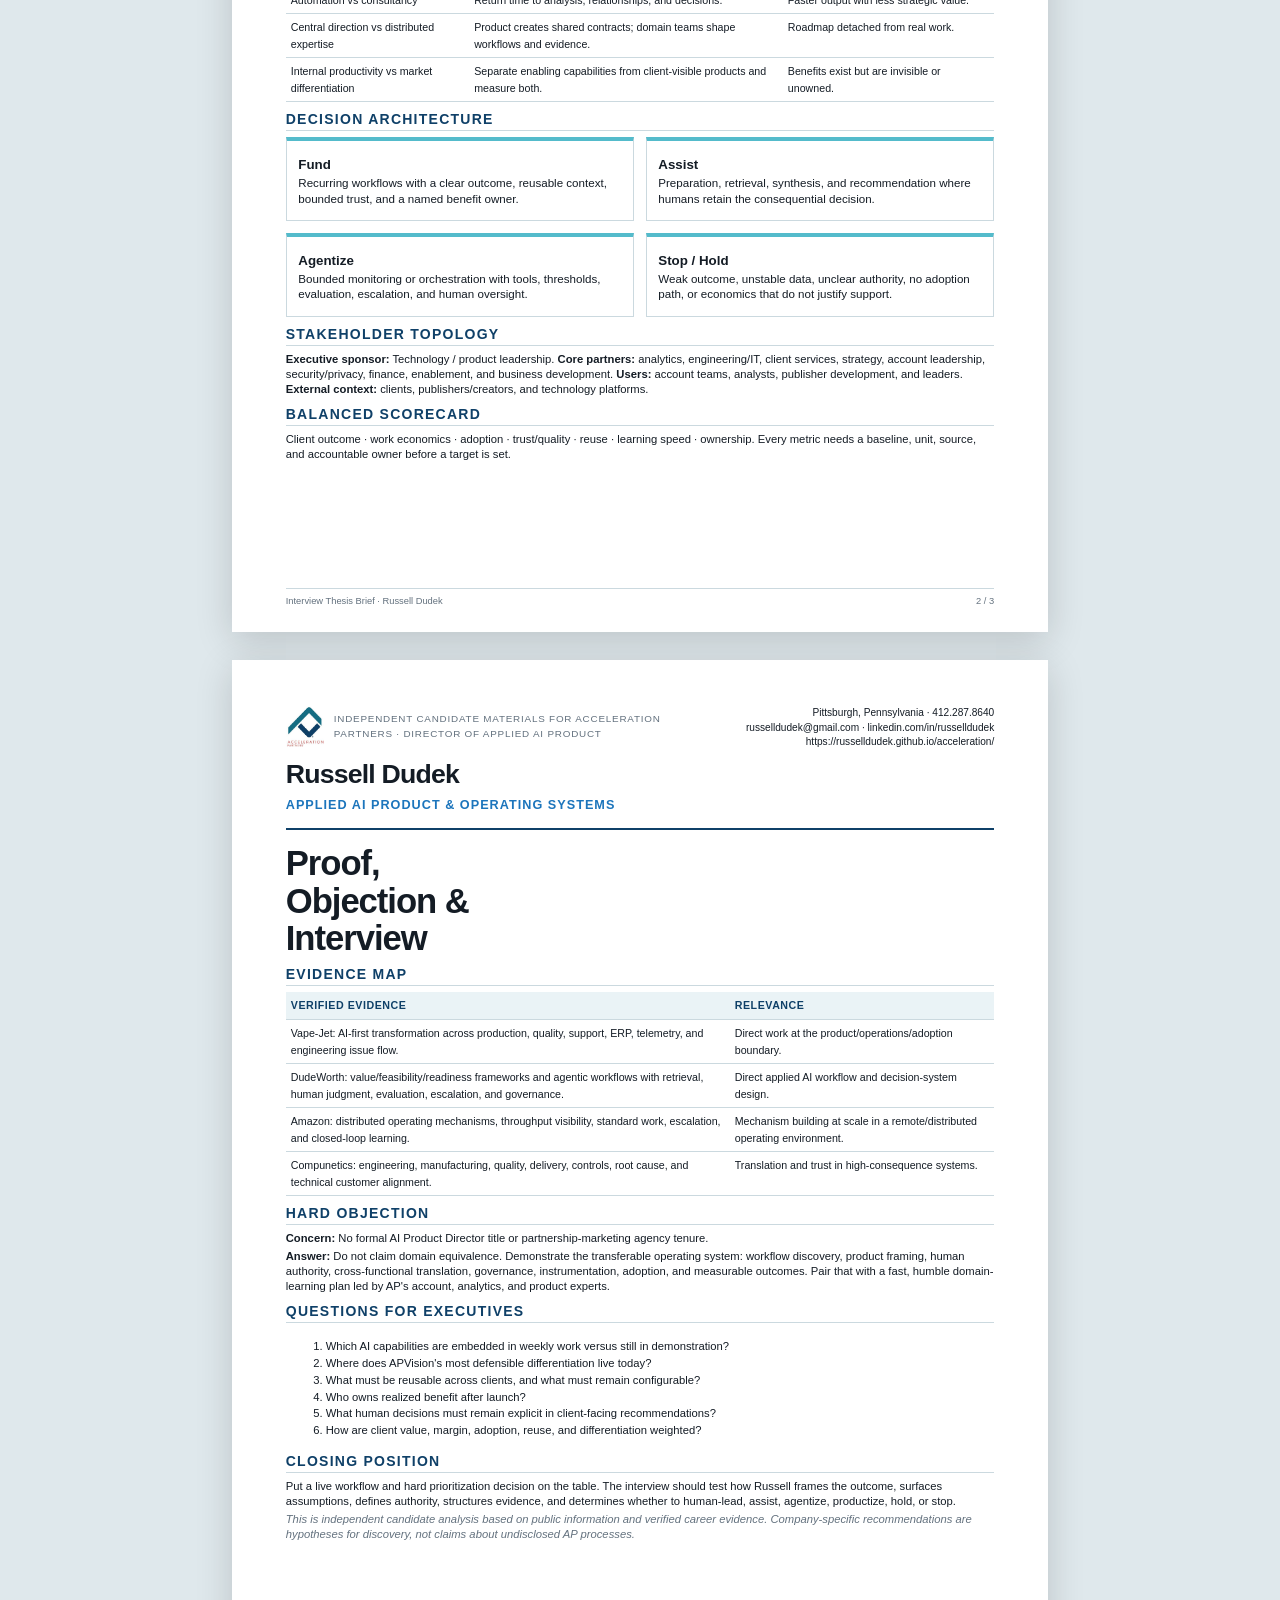
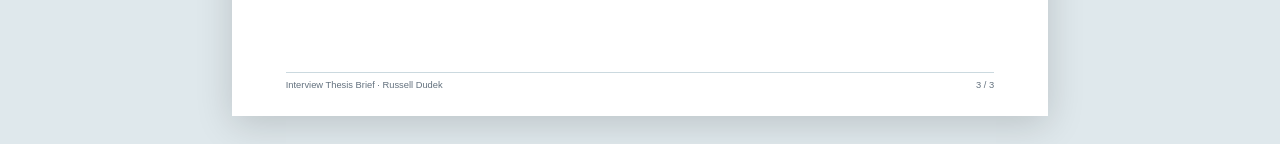
<file: interview-brief.html>
<!doctype html><html lang="en"><head><meta charset="utf-8"><meta name="viewport" content="width=device-width,initial-scale=1"><title>Interview Thesis Brief</title><link rel="stylesheet" href="brand-tokens.css"><link rel="stylesheet" href="styles.css"></head><body class="doc-body"><div class="doc-actions"><a href="index.html">Candidate Vision</a><a href="120-day-plan.html">120-Day Plan</a><a class="download" href="docs/russell-dudek-acceleration-partners-interview-thesis-brief.pdf" download="Russell-Dudek-Acceleration-Partners-Interview-Thesis-Brief.pdf">Download PDF</a></div><main class="document-stack"><section class="doc-page"><header class="doc-header"><div><div class="doc-company"><img src="assets/brand/ap-logo-lockup.svg" alt=""><span>Independent candidate materials for Acceleration Partners · Director of Applied AI Product</span></div><div class="doc-name">Russell Dudek</div><div class="doc-role">APPLIED AI PRODUCT & OPERATING SYSTEMS</div></div><div class="doc-contact">Pittsburgh, Pennsylvania · <a href="tel:+14122878640">412.287.8640</a><br><a href="mailto:russelldudek@gmail.com">russelldudek@gmail.com</a> · <a href="https://www.linkedin.com/in/russelldudek">linkedin.com/in/russelldudek</a><br><a href="https://russelldudek.github.io/acceleration/">https://russelldudek.github.io/acceleration/</a></div></header><div class="eyebrow">Interview Thesis Brief</div><h1 class="report-title">Make AP's best client work compound.</h1><p class="report-deck">A role-specific point of view for Director of Applied AI Product.</p><h2>Executive Summary</h2><p>The role's likely mandate is to convert fragmented AI opportunity into a governed product portfolio that improves client outcomes, decision speed, service leverage, and differentiation while protecting confidential data and the high-touch judgment clients value.</p><div class="report-grid"><div class="report-card"><h3>Nominal Role</h3><p>Director of Applied AI Product.</p></div><div class="report-card"><h3>Actual Mandate - Hypothesis</h3><p>Turn proprietary data and recurring expert workflows into adopted, reusable capability with explicit human authority and measurable economics.</p></div><div class="report-card"><h3>White-Space Thesis</h3><p>The winning portfolio will not optimize for feature volume. It will make AP's strongest service patterns compound.</p></div><div class="report-card"><h3>Operating Artifact</h3><p>The Service-to-Product Fold: Outcome + Trust + Reuse + Proof/Ownership, resolving to Human-led, Assist, Agentize, or Productize.</p></div></div><h2>Company Moment</h2><p>AP publicly describes an AI-accelerated, margin-pressured, increasingly complex partnership ecosystem. It manages 200+ active clients across 40+ countries and positions APVision as a proprietary data, reporting, automation, insight, and publisher-discovery layer. That creates an unusually valuable product context: rich recurring workflows, private data, domain expertise, and measurable client outcomes.</p><h2>Central Contradiction</h2><p>AP must productize enough of its expertise to create leverage and differentiation without standardizing away the judgment, relationships, and client specificity that make the service valuable.</p><div class="footer-page"><span>Interview Thesis Brief · Russell Dudek</span><span>1 / 3</span></div></section><section class="doc-page"><header class="doc-header"><div><div class="doc-company"><img src="assets/brand/ap-logo-lockup.svg" alt=""><span>Independent candidate materials for Acceleration Partners · Director of Applied AI Product</span></div><div class="doc-name">Russell Dudek</div><div class="doc-role">APPLIED AI PRODUCT & OPERATING SYSTEMS</div></div><div class="doc-contact">Pittsburgh, Pennsylvania · <a href="tel:+14122878640">412.287.8640</a><br><a href="mailto:russelldudek@gmail.com">russelldudek@gmail.com</a> · <a href="https://www.linkedin.com/in/russelldudek">linkedin.com/in/russelldudek</a><br><a href="https://russelldudek.github.io/acceleration/">https://russelldudek.github.io/acceleration/</a></div></header><h1 class="report-title">Role Intelligence</h1><h2>Operating Tensions</h2><table class="mini-table"><tr><th>Tension</th><th>What must be true</th><th>Failure mode</th></tr><tr><td>Bespoke service vs reusable product</td><td>Standardize the stable core; preserve legitimate client variation.</td><td>Generic tools or endless one-off builds.</td></tr><tr><td>Speed vs trust</td><td>Bound data, human authority, evaluation, and release posture.</td><td>Unreviewed client-facing risk or innovation paralysis.</td></tr><tr><td>Automation vs consultancy</td><td>Return time to analysis, relationships, and decisions.</td><td>Faster output with less strategic value.</td></tr><tr><td>Central direction vs distributed expertise</td><td>Product creates shared contracts; domain teams shape workflows and evidence.</td><td>Roadmap detached from real work.</td></tr><tr><td>Internal productivity vs market differentiation</td><td>Separate enabling capabilities from client-visible products and measure both.</td><td>Benefits exist but are invisible or unowned.</td></tr></table><h2>Decision Architecture</h2><div class="report-grid"><div class="report-card"><h3>Fund</h3><p>Recurring workflows with a clear outcome, reusable context, bounded trust, and a named benefit owner.</p></div><div class="report-card"><h3>Assist</h3><p>Preparation, retrieval, synthesis, and recommendation where humans retain the consequential decision.</p></div><div class="report-card"><h3>Agentize</h3><p>Bounded monitoring or orchestration with tools, thresholds, evaluation, escalation, and human oversight.</p></div><div class="report-card"><h3>Stop / Hold</h3><p>Weak outcome, unstable data, unclear authority, no adoption path, or economics that do not justify support.</p></div></div><h2>Stakeholder Topology</h2><p><strong>Executive sponsor:</strong> Technology / product leadership. <strong>Core partners:</strong> analytics, engineering/IT, client services, strategy, account leadership, security/privacy, finance, enablement, and business development. <strong>Users:</strong> account teams, analysts, publisher development, and leaders. <strong>External context:</strong> clients, publishers/creators, and technology platforms.</p><h2>Balanced Scorecard</h2><p>Client outcome · work economics · adoption · trust/quality · reuse · learning speed · ownership. Every metric needs a baseline, unit, source, and accountable owner before a target is set.</p><div class="footer-page"><span>Interview Thesis Brief · Russell Dudek</span><span>2 / 3</span></div></section><section class="doc-page"><header class="doc-header"><div><div class="doc-company"><img src="assets/brand/ap-logo-lockup.svg" alt=""><span>Independent candidate materials for Acceleration Partners · Director of Applied AI Product</span></div><div class="doc-name">Russell Dudek</div><div class="doc-role">APPLIED AI PRODUCT & OPERATING SYSTEMS</div></div><div class="doc-contact">Pittsburgh, Pennsylvania · <a href="tel:+14122878640">412.287.8640</a><br><a href="mailto:russelldudek@gmail.com">russelldudek@gmail.com</a> · <a href="https://www.linkedin.com/in/russelldudek">linkedin.com/in/russelldudek</a><br><a href="https://russelldudek.github.io/acceleration/">https://russelldudek.github.io/acceleration/</a></div></header><h1 class="report-title">Proof, Objection & Interview</h1><h2>Evidence Map</h2><table class="mini-table"><tr><th>Verified evidence</th><th>Relevance</th></tr><tr><td>Vape-Jet: AI-first transformation across production, quality, support, ERP, telemetry, and engineering issue flow.</td><td>Direct work at the product/operations/adoption boundary.</td></tr><tr><td>DudeWorth: value/feasibility/readiness frameworks and agentic workflows with retrieval, human judgment, evaluation, escalation, and governance.</td><td>Direct applied AI workflow and decision-system design.</td></tr><tr><td>Amazon: distributed operating mechanisms, throughput visibility, standard work, escalation, and closed-loop learning.</td><td>Mechanism building at scale in a remote/distributed operating environment.</td></tr><tr><td>Compunetics: engineering, manufacturing, quality, delivery, controls, root cause, and technical customer alignment.</td><td>Translation and trust in high-consequence systems.</td></tr></table><h2>Hard Objection</h2><p><strong>Concern:</strong> No formal AI Product Director title or partnership-marketing agency tenure.</p><p><strong>Answer:</strong> Do not claim domain equivalence. Demonstrate the transferable operating system: workflow discovery, product framing, human authority, cross-functional translation, governance, instrumentation, adoption, and measurable outcomes. Pair that with a fast, humble domain-learning plan led by AP's account, analytics, and product experts.</p><h2>Questions for Executives</h2><ol><li>Which AI capabilities are embedded in weekly work versus still in demonstration?</li><li>Where does APVision's most defensible differentiation live today?</li><li>What must be reusable across clients, and what must remain configurable?</li><li>Who owns realized benefit after launch?</li><li>What human decisions must remain explicit in client-facing recommendations?</li><li>How are client value, margin, adoption, reuse, and differentiation weighted?</li></ol><h2>Closing Position</h2><p>Put a live workflow and hard prioritization decision on the table. The interview should test how Russell frames the outcome, surfaces assumptions, defines authority, structures evidence, and determines whether to human-lead, assist, agentize, productize, hold, or stop.</p><p class="confidentiality-note">This is independent candidate analysis based on public information and verified career evidence. Company-specific recommendations are hypotheses for discovery, not claims about undisclosed AP processes.</p><div class="footer-page"><span>Interview Thesis Brief · Russell Dudek</span><span>3 / 3</span></div></section></main></body></html>
</file>
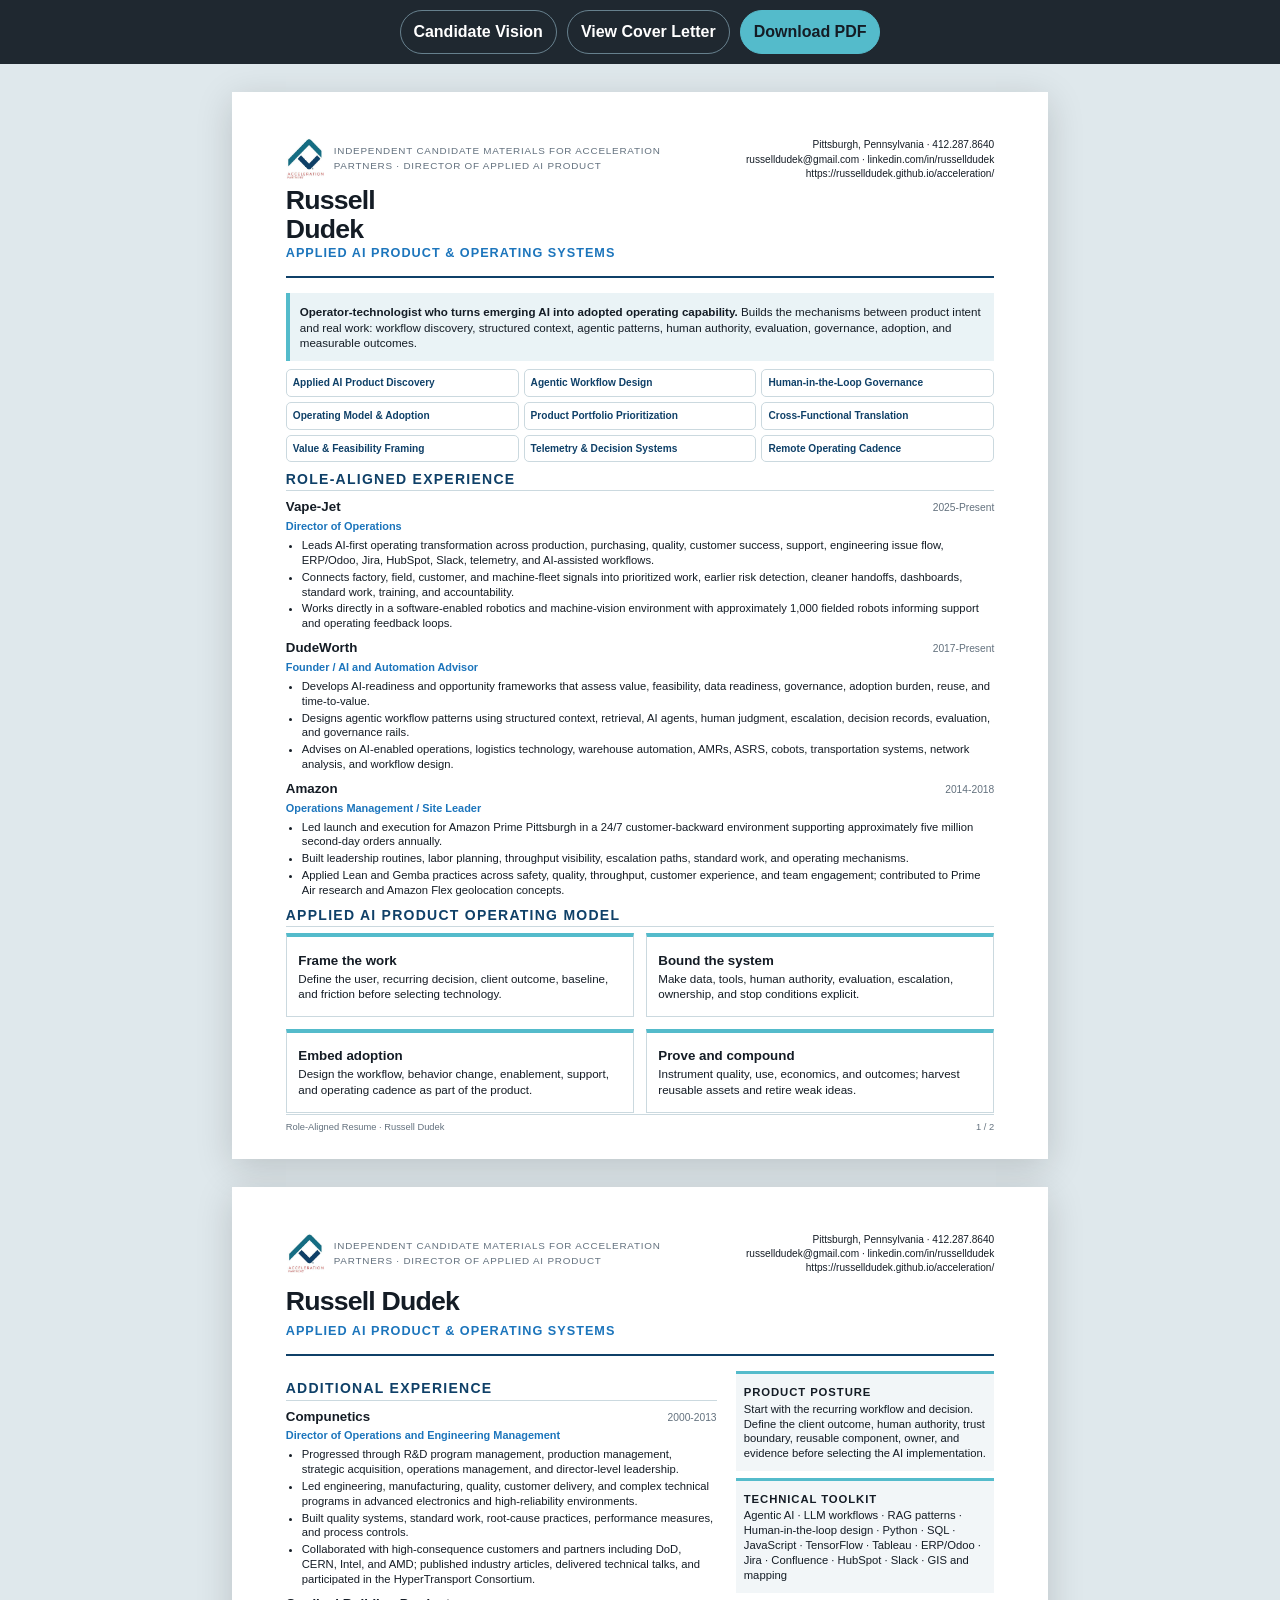
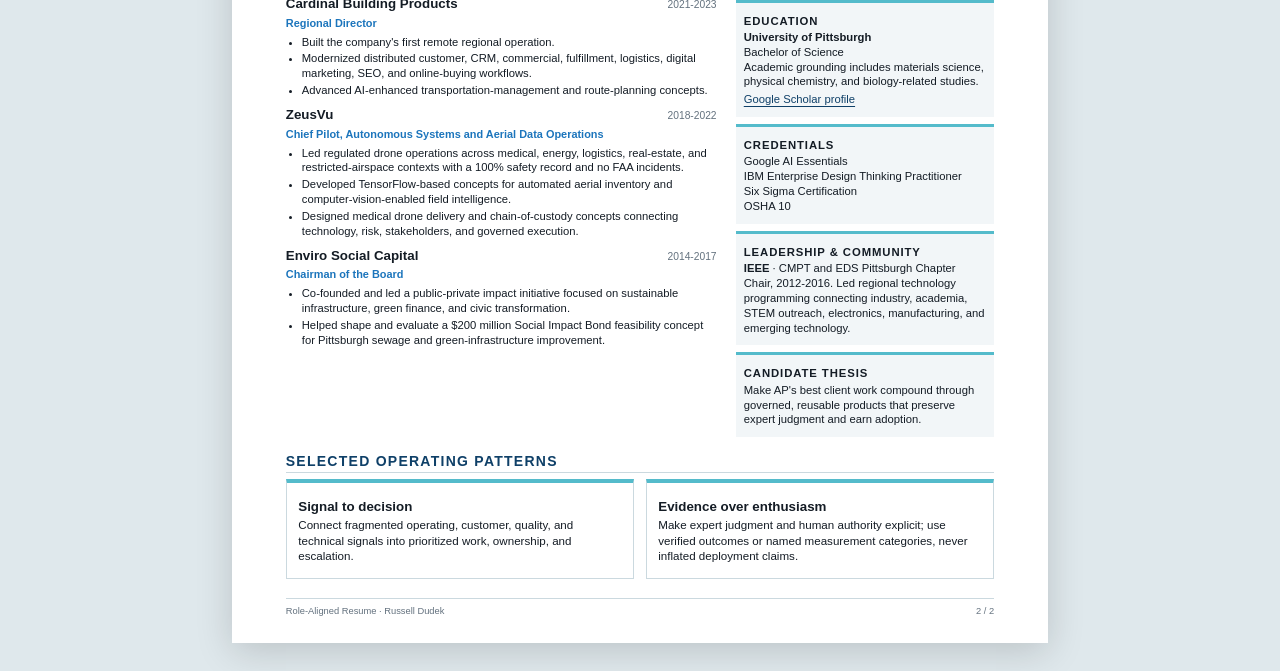
<file: resume.html>
<!doctype html><html lang="en"><head><meta charset="utf-8"><meta name="viewport" content="width=device-width,initial-scale=1"><title>Russell Dudek - Role-Aligned Resume</title><link rel="stylesheet" href="brand-tokens.css"><link rel="stylesheet" href="styles.css"></head><body class="doc-body"><div class="doc-actions"><a href="index.html">Candidate Vision</a><a href="cover-letter.html">View Cover Letter</a><a class="download" href="docs/russell-dudek-acceleration-partners-resume.pdf" download="Russell-Dudek-Acceleration-Partners-Resume.pdf">Download PDF</a></div><main class="document-stack">
<section class="doc-page"><header class="doc-header"><div><div class="doc-company"><img src="assets/brand/ap-logo-lockup.svg" alt=""><span>Independent candidate materials for Acceleration Partners · Director of Applied AI Product</span></div><h1 class="doc-name" style="margin:0">Russell Dudek</h1><div class="doc-role">APPLIED AI PRODUCT & OPERATING SYSTEMS</div></div><div class="doc-contact">Pittsburgh, Pennsylvania · <a href="tel:+14122878640">412.287.8640</a><br><a href="mailto:russelldudek@gmail.com">russelldudek@gmail.com</a> · <a href="https://www.linkedin.com/in/russelldudek">linkedin.com/in/russelldudek</a><br><a href="https://russelldudek.github.io/acceleration/">https://russelldudek.github.io/acceleration/</a></div></header><div class="summary-strip"><p><strong>Operator-technologist who turns emerging AI into adopted operating capability.</strong> Builds the mechanisms between product intent and real work: workflow discovery, structured context, agentic patterns, human authority, evaluation, governance, adoption, and measurable outcomes.</p></div><div class="cap-grid"><div class="cap">Applied AI Product Discovery</div><div class="cap">Agentic Workflow Design</div><div class="cap">Human-in-the-Loop Governance</div><div class="cap">Operating Model & Adoption</div><div class="cap">Product Portfolio Prioritization</div><div class="cap">Cross-Functional Translation</div><div class="cap">Value & Feasibility Framing</div><div class="cap">Telemetry & Decision Systems</div><div class="cap">Remote Operating Cadence</div></div>
<h2>Role-Aligned Experience</h2><div class="experience"><div class="exp-head"><strong>Vape-Jet</strong><span>2025-Present</span></div><div class="exp-title">Director of Operations</div><ul><li>Leads AI-first operating transformation across production, purchasing, quality, customer success, support, engineering issue flow, ERP/Odoo, Jira, HubSpot, Slack, telemetry, and AI-assisted workflows.</li><li>Connects factory, field, customer, and machine-fleet signals into prioritized work, earlier risk detection, cleaner handoffs, dashboards, standard work, training, and accountability.</li><li>Works directly in a software-enabled robotics and machine-vision environment with approximately 1,000 fielded robots informing support and operating feedback loops.</li></ul></div>
<div class="experience"><div class="exp-head"><strong>DudeWorth</strong><span>2017-Present</span></div><div class="exp-title">Founder / AI and Automation Advisor</div><ul><li>Develops AI-readiness and opportunity frameworks that assess value, feasibility, data readiness, governance, adoption burden, reuse, and time-to-value.</li><li>Designs agentic workflow patterns using structured context, retrieval, AI agents, human judgment, escalation, decision records, evaluation, and governance rails.</li><li>Advises on AI-enabled operations, logistics technology, warehouse automation, AMRs, ASRS, cobots, transportation systems, network analysis, and workflow design.</li></ul></div>
<div class="experience"><div class="exp-head"><strong>Amazon</strong><span>2014-2018</span></div><div class="exp-title">Operations Management / Site Leader</div><ul><li>Led launch and execution for Amazon Prime Pittsburgh in a 24/7 customer-backward environment supporting approximately five million second-day orders annually.</li><li>Built leadership routines, labor planning, throughput visibility, escalation paths, standard work, and operating mechanisms.</li><li>Applied Lean and Gemba practices across safety, quality, throughput, customer experience, and team engagement; contributed to Prime Air research and Amazon Flex geolocation concepts.</li></ul></div><h2>Applied AI Product Operating Model</h2><div class="report-grid"><div class="report-card"><h3>Frame the work</h3><p>Define the user, recurring decision, client outcome, baseline, and friction before selecting technology.</p></div><div class="report-card"><h3>Bound the system</h3><p>Make data, tools, human authority, evaluation, escalation, ownership, and stop conditions explicit.</p></div><div class="report-card"><h3>Embed adoption</h3><p>Design the workflow, behavior change, enablement, support, and operating cadence as part of the product.</p></div><div class="report-card"><h3>Prove and compound</h3><p>Instrument quality, use, economics, and outcomes; harvest reusable assets and retire weak ideas.</p></div></div><div class="footer-page"><span>Role-Aligned Resume · Russell Dudek</span><span>1 / 2</span></div></section>
<section class="doc-page"><header class="doc-header"><div><div class="doc-company"><img src="assets/brand/ap-logo-lockup.svg" alt=""><span>Independent candidate materials for Acceleration Partners · Director of Applied AI Product</span></div><div class="doc-name">Russell Dudek</div><div class="doc-role">APPLIED AI PRODUCT & OPERATING SYSTEMS</div></div><div class="doc-contact">Pittsburgh, Pennsylvania · <a href="tel:+14122878640">412.287.8640</a><br><a href="mailto:russelldudek@gmail.com">russelldudek@gmail.com</a> · <a href="https://www.linkedin.com/in/russelldudek">linkedin.com/in/russelldudek</a><br><a href="https://russelldudek.github.io/acceleration/">https://russelldudek.github.io/acceleration/</a></div></header><div class="two-col"><div><h2>Additional Experience</h2><div class="experience"><div class="exp-head"><strong>Compunetics</strong><span>2000-2013</span></div><div class="exp-title">Director of Operations and Engineering Management</div><ul><li>Progressed through R&D program management, production management, strategic acquisition, operations management, and director-level leadership.</li><li>Led engineering, manufacturing, quality, customer delivery, and complex technical programs in advanced electronics and high-reliability environments.</li><li>Built quality systems, standard work, root-cause practices, performance measures, and process controls.</li><li>Collaborated with high-consequence customers and partners including DoD, CERN, Intel, and AMD; published industry articles, delivered technical talks, and participated in the HyperTransport Consortium.</li></ul></div><div class="experience"><div class="exp-head"><strong>Cardinal Building Products</strong><span>2021-2023</span></div><div class="exp-title">Regional Director</div><ul><li>Built the company's first remote regional operation.</li><li>Modernized distributed customer, CRM, commercial, fulfillment, logistics, digital marketing, SEO, and online-buying workflows.</li><li>Advanced AI-enhanced transportation-management and route-planning concepts.</li></ul></div><div class="experience"><div class="exp-head"><strong>ZeusVu</strong><span>2018-2022</span></div><div class="exp-title">Chief Pilot, Autonomous Systems and Aerial Data Operations</div><ul><li>Led regulated drone operations across medical, energy, logistics, real-estate, and restricted-airspace contexts with a 100% safety record and no FAA incidents.</li><li>Developed TensorFlow-based concepts for automated aerial inventory and computer-vision-enabled field intelligence.</li><li>Designed medical drone delivery and chain-of-custody concepts connecting technology, risk, stakeholders, and governed execution.</li></ul></div><div class="experience"><div class="exp-head"><strong>Enviro Social Capital</strong><span>2014-2017</span></div><div class="exp-title">Chairman of the Board</div><ul><li>Co-founded and led a public-private impact initiative focused on sustainable infrastructure, green finance, and civic transformation.</li><li>Helped shape and evaluate a $200 million Social Impact Bond feasibility concept for Pittsburgh sewage and green-infrastructure improvement.</li></ul></div></div><aside><div class="side-box"><h3>Product Posture</h3><p>Start with the recurring workflow and decision. Define the client outcome, human authority, trust boundary, reusable component, owner, and evidence before selecting the AI implementation.</p></div><div class="side-box"><h3>Technical Toolkit</h3><p>Agentic AI · LLM workflows · RAG patterns · Human-in-the-loop design · Python · SQL · JavaScript · TensorFlow · Tableau · ERP/Odoo · Jira · Confluence · HubSpot · Slack · GIS and mapping</p></div><div class="side-box"><h3>Education</h3><p><strong>University of Pittsburgh</strong><br>Bachelor of Science<br>Academic grounding includes materials science, physical chemistry, and biology-related studies.</p><p><a href="https://scholar.google.com/citations?user=yHQSVd8AAAAJ&hl=en">Google Scholar profile</a></p></div><div class="side-box"><h3>Credentials</h3><p>Google AI Essentials<br>IBM Enterprise Design Thinking Practitioner<br>Six Sigma Certification<br>OSHA 10</p></div><div class="side-box"><h3>Leadership & Community</h3><p><strong>IEEE</strong> · CMPT and EDS Pittsburgh Chapter Chair, 2012-2016. Led regional technology programming connecting industry, academia, STEM outreach, electronics, manufacturing, and emerging technology.</p></div><div class="side-box"><h3>Candidate Thesis</h3><p>Make AP's best client work compound through governed, reusable products that preserve expert judgment and earn adoption.</p></div></aside></div><h2>Selected Operating Patterns</h2><div class="report-grid"><div class="report-card"><h3>Signal to decision</h3><p>Connect fragmented operating, customer, quality, and technical signals into prioritized work, ownership, and escalation.</p></div><div class="report-card"><h3>Evidence over enthusiasm</h3><p>Make expert judgment and human authority explicit; use verified outcomes or named measurement categories, never inflated deployment claims.</p></div></div><div class="footer-page"><span>Role-Aligned Resume · Russell Dudek</span><span>2 / 2</span></div></section></main></body></html>
</file>
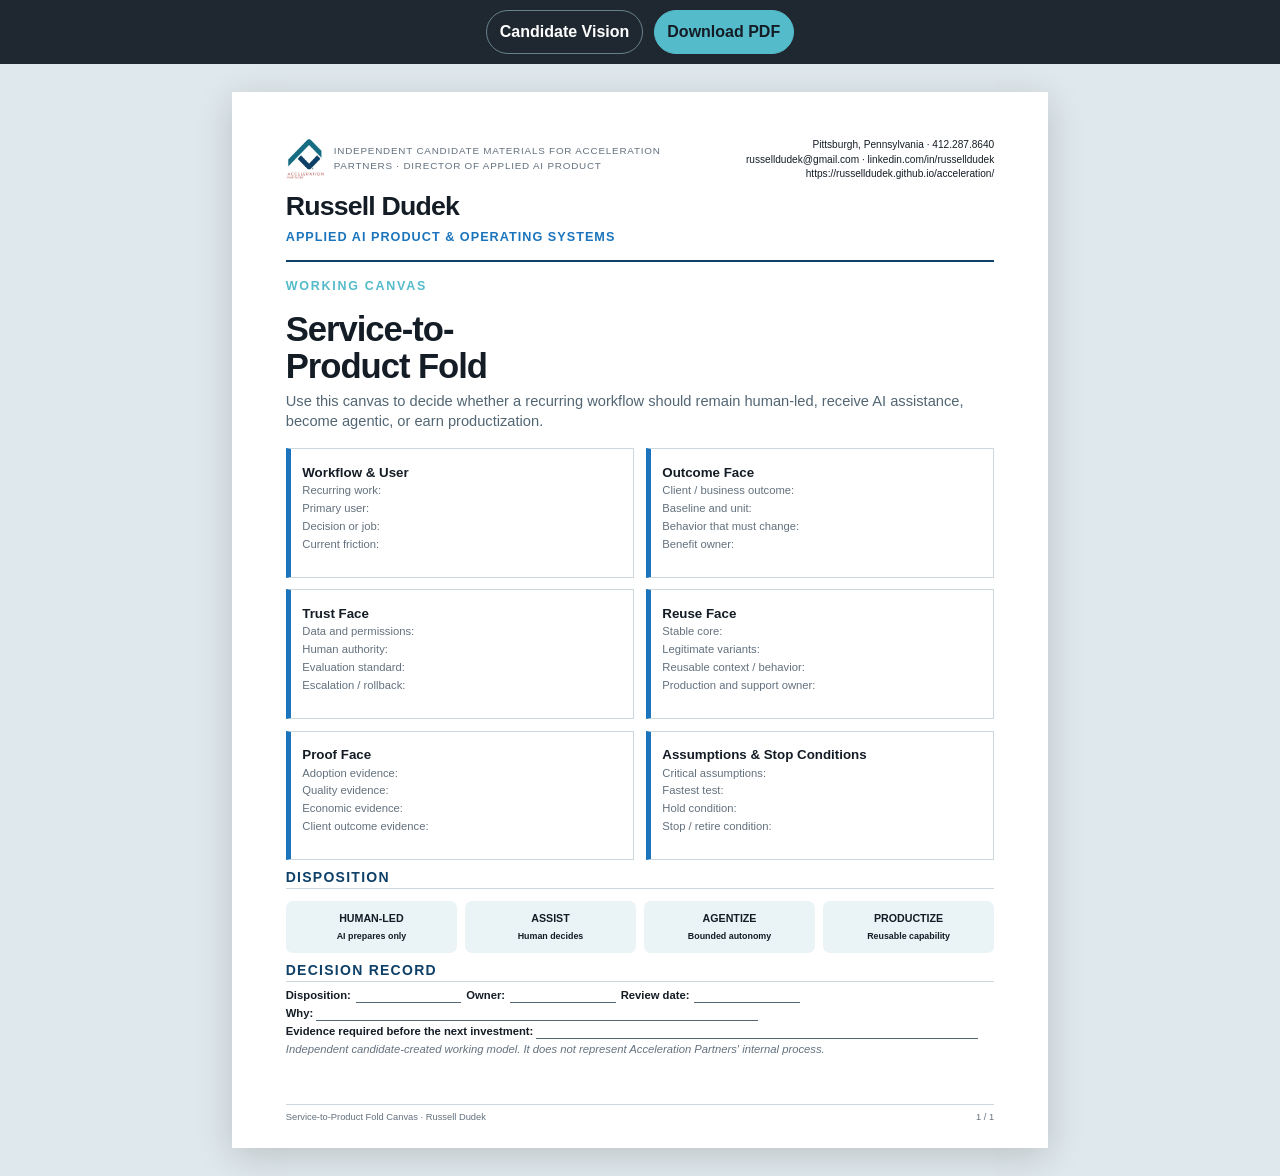
<file: service-to-product-fold-canvas.html>
<!doctype html><html lang="en"><head><meta charset="utf-8"><meta name="viewport" content="width=device-width,initial-scale=1"><title>Service-to-Product Fold Canvas</title><link rel="stylesheet" href="brand-tokens.css"><link rel="stylesheet" href="styles.css"></head><body class="doc-body"><div class="doc-actions"><a href="index.html">Candidate Vision</a><a class="download" href="docs/service-to-product-fold-canvas.pdf" download="Russell-Dudek-Service-to-Product-Fold-Canvas.pdf">Download PDF</a></div><main class="document-stack"><section class="doc-page"><header class="doc-header"><div><div class="doc-company"><img src="assets/brand/ap-logo-lockup.svg" alt=""><span>Independent candidate materials for Acceleration Partners · Director of Applied AI Product</span></div><div class="doc-name">Russell Dudek</div><div class="doc-role">APPLIED AI PRODUCT & OPERATING SYSTEMS</div></div><div class="doc-contact">Pittsburgh, Pennsylvania · <a href="tel:+14122878640">412.287.8640</a><br><a href="mailto:russelldudek@gmail.com">russelldudek@gmail.com</a> · <a href="https://www.linkedin.com/in/russelldudek">linkedin.com/in/russelldudek</a><br><a href="https://russelldudek.github.io/acceleration/">https://russelldudek.github.io/acceleration/</a></div></header><div class="eyebrow">Working Canvas</div><h1 class="report-title">Service-to-Product Fold</h1><p class="report-deck">Use this canvas to decide whether a recurring workflow should remain human-led, receive AI assistance, become agentic, or earn productization.</p><div class="canvas-grid"><div class="canvas-box"><h3>Workflow & User</h3><p>Recurring work:</p><p>Primary user:</p><p>Decision or job:</p><p>Current friction:</p></div><div class="canvas-box"><h3>Outcome Face</h3><p>Client / business outcome:</p><p>Baseline and unit:</p><p>Behavior that must change:</p><p>Benefit owner:</p></div><div class="canvas-box"><h3>Trust Face</h3><p>Data and permissions:</p><p>Human authority:</p><p>Evaluation standard:</p><p>Escalation / rollback:</p></div><div class="canvas-box"><h3>Reuse Face</h3><p>Stable core:</p><p>Legitimate variants:</p><p>Reusable context / behavior:</p><p>Production and support owner:</p></div><div class="canvas-box"><h3>Proof Face</h3><p>Adoption evidence:</p><p>Quality evidence:</p><p>Economic evidence:</p><p>Client outcome evidence:</p></div><div class="canvas-box"><h3>Assumptions & Stop Conditions</h3><p>Critical assumptions:</p><p>Fastest test:</p><p>Hold condition:</p><p>Stop / retire condition:</p></div></div><h2>Disposition</h2><div class="disposition-row"><div class="disposition">HUMAN-LED<br><small>AI prepares only</small></div><div class="disposition">ASSIST<br><small>Human decides</small></div><div class="disposition">AGENTIZE<br><small>Bounded autonomy</small></div><div class="disposition">PRODUCTIZE<br><small>Reusable capability</small></div></div><h2>Decision Record</h2><p class="decision-fields"><strong>Disposition:</strong> <span class="blank-line short"></span> <strong>Owner:</strong> <span class="blank-line short"></span> <strong>Review date:</strong> <span class="blank-line short"></span></p><p><strong>Why:</strong> <span class="blank-line long"></span></p><p><strong>Evidence required before the next investment:</strong> <span class="blank-line long"></span></p><p class="confidentiality-note">Independent candidate-created working model. It does not represent Acceleration Partners' internal process.</p><div class="footer-page"><span>Service-to-Product Fold Canvas · Russell Dudek</span><span>1 / 1</span></div></section></main></body></html>
</file>
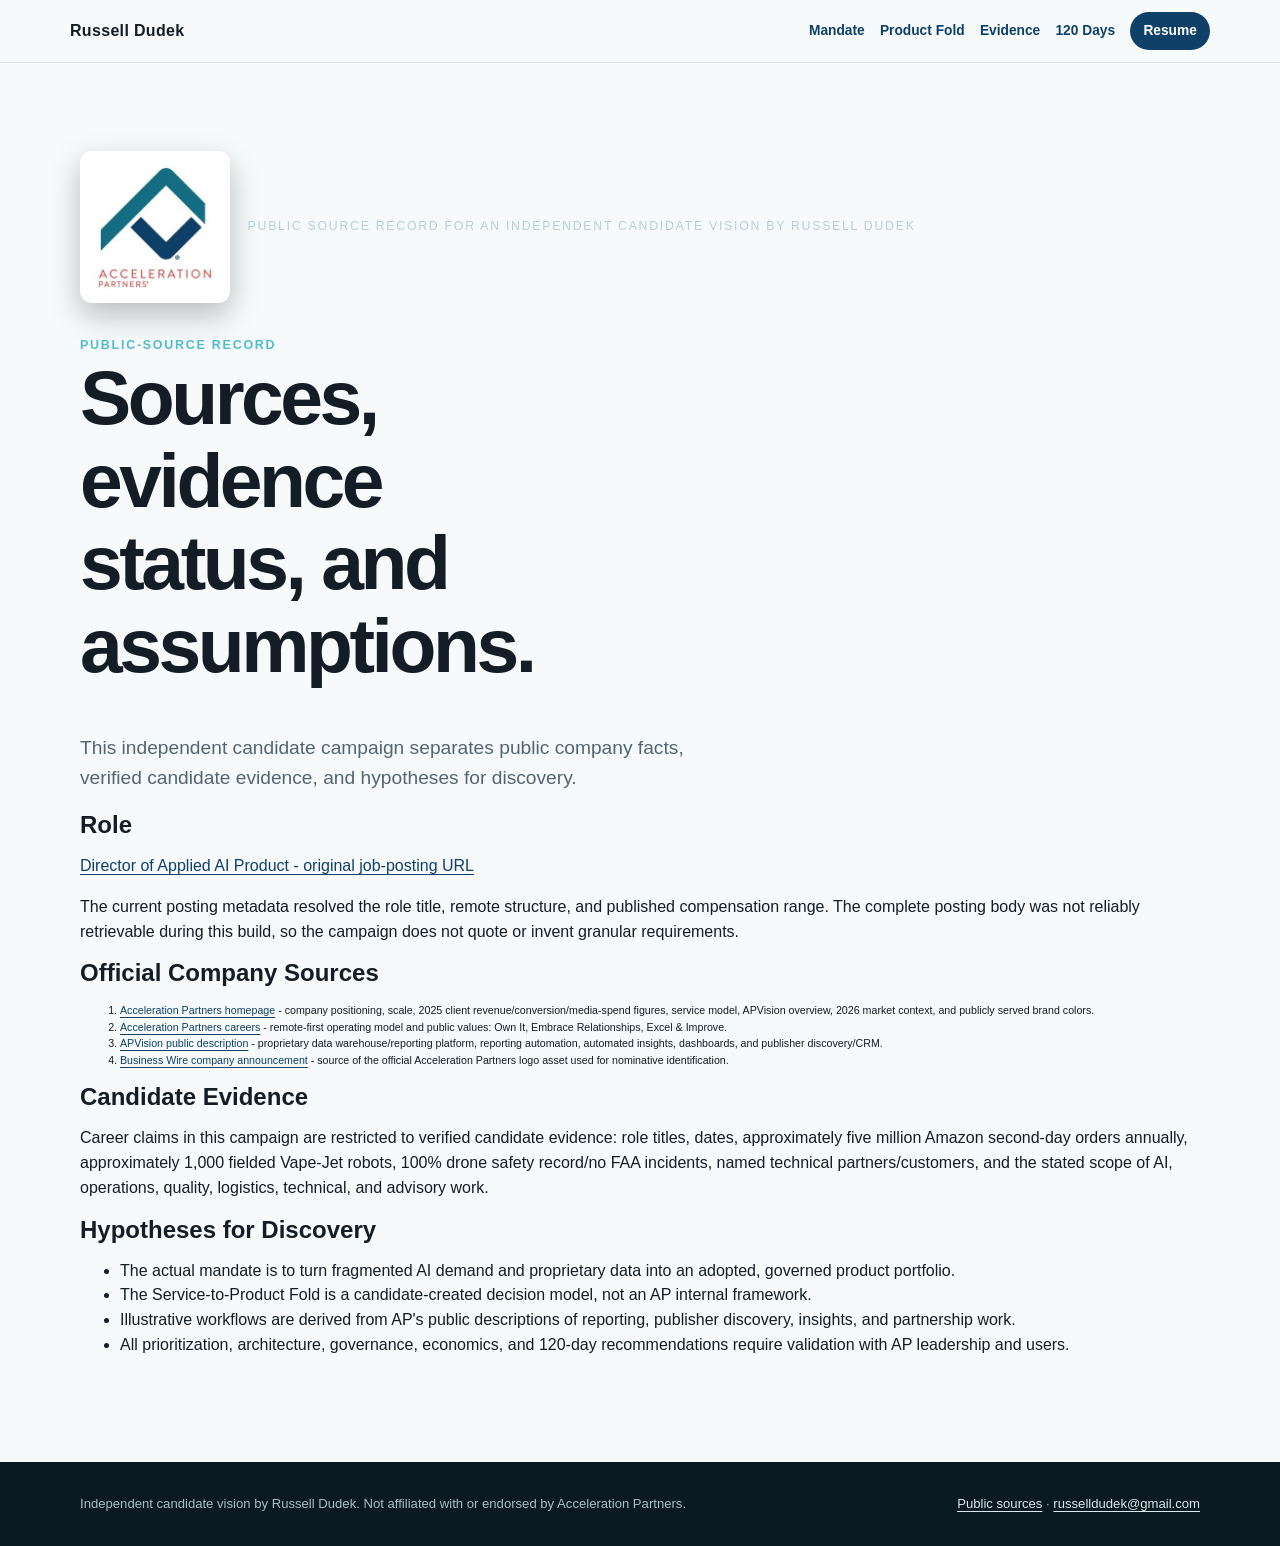
<file: sources.html>
<!DOCTYPE html>
<html lang="en"><head><meta charset="utf-8"/><meta content="width=device-width,initial-scale=1" name="viewport"/><title>Public Sources</title><link href="brand-tokens.css" rel="stylesheet"/><link href="styles.css" rel="stylesheet"/></head><body><a class="skip-link" href="#main">Skip to content</a><nav class="site-nav"><div class="nav-inner"><div class="candidate-id">Russell Dudek</div><div class="nav-links"><a href="index.html#mandate">Mandate</a><a href="index.html#fold-lab">Product Fold</a><a href="index.html#proof">Evidence</a><a href="index.html#plan">120 Days</a><a class="nav-cta" href="resume.html">Resume</a></div></div></nav><main class="section" id="main"><div class="section-inner"><div class="company-lockup sources-lockup"><div class="logo-card"><img alt="Acceleration Partners logo" src="assets/brand/ap-logo-lockup.svg"/></div><div class="lockup-copy">Public source record for an independent candidate vision by Russell Dudek</div></div><div class="eyebrow">Public-source record</div><h1 style="font-size:clamp(2.5rem,6vw,5rem)">Sources, evidence status, and assumptions.</h1><p class="lead" style="color:#536572">This independent candidate campaign separates public company facts, verified candidate evidence, and hypotheses for discovery.</p><h2>Role</h2><p><a href="https://job-boards.greenhouse.io/accelerationpartners/jobs/8060183?gh_src=cd1610a91us">Director of Applied AI Product - original job-posting URL</a></p><p>The current posting metadata resolved the role title, remote structure, and published compensation range. The complete posting body was not reliably retrievable during this build, so the campaign does not quote or invent granular requirements.</p><h2>Official Company Sources</h2><ol class="sources-list"><li><a href="https://www.accelerationpartners.com/">Acceleration Partners homepage</a> - company positioning, scale, 2025 client revenue/conversion/media-spend figures, service model, APVision overview, 2026 market context, and publicly served brand colors.</li><li><a href="https://www.accelerationpartners.com/careers/">Acceleration Partners careers</a> - remote-first operating model and public values: Own It, Embrace Relationships, Excel &amp; Improve.</li><li><a href="https://www.accelerationpartners.com/">APVision public description</a> - proprietary data warehouse/reporting platform, reporting automation, automated insights, dashboards, and publisher discovery/CRM.</li><li><a href="https://www.businesswire.com/news/home/20221209005500/en/Acceleration-Partners-Receives-Majority-Investment-from-Mountaingate-Capital">Business Wire company announcement</a> - source of the official Acceleration Partners logo asset used for nominative identification.</li></ol><h2>Candidate Evidence</h2><p>Career claims in this campaign are restricted to verified candidate evidence: role titles, dates, approximately five million Amazon second-day orders annually, approximately 1,000 fielded Vape-Jet robots, 100% drone safety record/no FAA incidents, named technical partners/customers, and the stated scope of AI, operations, quality, logistics, technical, and advisory work.</p><h2>Hypotheses for Discovery</h2><ul><li>The actual mandate is to turn fragmented AI demand and proprietary data into an adopted, governed product portfolio.</li><li>The Service-to-Product Fold is a candidate-created decision model, not an AP internal framework.</li><li>Illustrative workflows are derived from AP's public descriptions of reporting, publisher discovery, insights, and partnership work.</li><li>All prioritization, architecture, governance, economics, and 120-day recommendations require validation with AP leadership and users.</li></ul></div></main><footer class="site-footer"><div class="footer-inner"><span>Independent candidate vision by Russell Dudek. Not affiliated with or endorsed by Acceleration Partners.</span><span><a href="sources.html">Public sources</a> · <a href="mailto:russelldudek@gmail.com">russelldudek@gmail.com</a></span></div></footer></body></html>
</file>
<file: brand-tokens.css>
:root {
  --ap-teal: #54bbcb; /* source-sampled from official site SVG/CSS */
  --ap-blue: #1c75bc; /* source-sampled from official site SVG/CSS */
  --ap-navy: #0f4068; /* source-sampled from official site SVG/CSS */
  --ap-ink: #141c25; /* source-sampled from official site SVG/CSS */
  --ap-red: #ee3d3a; /* source-sampled from official wordmark asset */
  --paper: #f7fafb;
  --white: #ffffff;
  --muted: #63717e;
  --line: #cbd9df;
  --campaign-gold: #e9b85b; /* candidate-original, subordinate role accent */
  --success: #187b63;
  --hold: #a45722;
  --shadow: 0 18px 50px rgba(15,64,104,.13);
  --radius: 18px;
  --font-display: "Avenir Next", "Century Gothic", "Trebuchet MS", sans-serif;
  --font-body: "Segoe UI", Arial, sans-serif;
  --font-mono: "SFMono-Regular", Consolas, monospace;
  --ap-logo-image: url("[data-uri]");
}
</file>
<file: styles.css>
*{box-sizing:border-box}html{scroll-behavior:smooth}body{margin:0;background:var(--paper);color:var(--ap-ink);font-family:var(--font-body);line-height:1.55}a{color:var(--ap-navy);text-underline-offset:3px}img{max-width:100%;height:auto}.skip-link{position:absolute;left:-9999px}.skip-link:focus{left:1rem;top:1rem;background:#fff;padding:.7rem 1rem;z-index:1000}.site-nav{position:sticky;top:0;z-index:50;background:rgba(247,250,251,.94);backdrop-filter:blur(14px);border-bottom:1px solid rgba(15,64,104,.12)}.nav-inner{max-width:1180px;margin:auto;display:flex;align-items:center;justify-content:space-between;padding:.72rem 1.25rem}.candidate-id{font-family:var(--font-display);font-weight:800;letter-spacing:.02em}.nav-links{display:flex;gap:.95rem;align-items:center;flex-wrap:wrap}.nav-links a{text-decoration:none;font-size:.86rem;font-weight:700}.nav-links .nav-cta{background:var(--ap-navy);color:#fff;padding:.55rem .82rem;border-radius:999px}.hero{background:var(--ap-ink);color:#fff;overflow:hidden;position:relative}.hero:before{content:"";position:absolute;inset:-25% -15% auto 45%;height:750px;background:radial-gradient(circle,rgba(84,187,203,.22),transparent 64%);pointer-events:none}.hero-grid{max-width:1180px;margin:auto;display:grid;grid-template-columns:minmax(0,1.02fr) minmax(380px,.98fr);gap:3rem;padding:4.8rem 1.25rem 5rem;align-items:center}.company-lockup{display:flex;align-items:center;gap:1.1rem;margin-bottom:2.1rem}.logo-card{background:#fff;border-radius:12px;padding:.75rem .85rem;width:150px;box-shadow:0 12px 30px rgba(0,0,0,.25)}.lockup-copy{font-size:.77rem;letter-spacing:.14em;text-transform:uppercase;color:#b8ced8}.eyebrow{font-family:var(--font-display);font-weight:800;letter-spacing:.14em;text-transform:uppercase;font-size:.78rem;color:var(--ap-teal)}h1,h2,h3{font-family:var(--font-display);line-height:1.08;margin:0 0 .6em}h1{font-size:clamp(2.85rem,6vw,5.8rem);letter-spacing:-.045em;max-width:11ch}.hero h1 em{font-style:normal;color:var(--ap-teal)}.lead{font-size:1.2rem;color:#dce8ed;max-width:59ch}.hero-note{margin-top:1.35rem;border-left:3px solid var(--campaign-gold);padding-left:1rem;color:#d7e4e8}.hero-actions{display:flex;gap:.75rem;flex-wrap:wrap;margin-top:1.8rem}.button{display:inline-flex;align-items:center;justify-content:center;gap:.45rem;text-decoration:none;border:1px solid transparent;border-radius:999px;padding:.77rem 1.05rem;font-weight:800;cursor:pointer;font:inherit}.button.primary{background:var(--ap-teal);color:var(--ap-ink)}.button.secondary{border-color:#6e8997;color:#fff;background:transparent}.button.light{background:#fff;color:var(--ap-navy)}.button.ghost{border-color:var(--line);background:#fff;color:var(--ap-navy)}.fold-stage{position:relative;min-height:520px;display:grid;place-items:center}.fold-sheet{width:min(430px,90vw);aspect-ratio:1.08;position:relative;perspective:1200px;filter:drop-shadow(0 26px 40px rgba(0,0,0,.35))}.fold-core{position:absolute;inset:23% 24%;background:#fff;color:var(--ap-ink);display:grid;place-items:center;text-align:center;border-radius:10px;padding:1rem;z-index:5;box-shadow:inset 0 0 0 2px rgba(15,64,104,.15)}.fold-core strong{font-family:var(--font-display);font-size:1.2rem}.fold-core span{font-size:.72rem;color:var(--muted);text-transform:uppercase;letter-spacing:.1em}.fold-face{position:absolute;width:52%;height:43%;display:flex;flex-direction:column;justify-content:space-between;padding:1rem;border:1px solid rgba(255,255,255,.35);backface-visibility:hidden;transition:transform .8s cubic-bezier(.2,.8,.2,1),opacity .4s,filter .4s}.fold-face b{font-family:var(--font-display);font-size:1rem}.fold-face small{font-size:.72rem}.face-a{left:24%;top:0;background:var(--ap-teal);color:var(--ap-ink);transform-origin:bottom center;transform:rotateX(26deg)}.face-b{right:0;top:28%;background:var(--ap-blue);color:#fff;transform-origin:left center;transform:rotateY(-32deg)}.face-c{left:24%;bottom:0;background:var(--campaign-gold);color:var(--ap-ink);transform-origin:top center;transform:rotateX(-28deg)}.face-d{left:0;top:28%;background:var(--ap-navy);color:#fff;transform-origin:right center;transform:rotateY(31deg)}.fold-sheet[data-result="human"] .face-b,.fold-sheet[data-result="human"] .face-c{filter:grayscale(.85);opacity:.42;transform:rotateY(0) scale(.92)}.fold-sheet[data-result="assist"] .face-c{filter:grayscale(.8);opacity:.5;transform:rotateX(0) scale(.94)}.fold-sheet[data-result="agentize"] .face-a,.fold-sheet[data-result="agentize"] .face-b,.fold-sheet[data-result="agentize"] .face-d{animation:breath 2.8s ease-in-out infinite}.fold-sheet[data-result="productize"] .fold-face{animation:locked 3.6s ease-in-out infinite}.resolution-chip{position:absolute;right:0;bottom:-2.2rem;background:#fff;color:var(--ap-ink);padding:.7rem .9rem;border-radius:999px;font-weight:900;font-family:var(--font-display);box-shadow:var(--shadow);z-index:8}.resolution-chip:before{content:"Disposition: ";color:var(--muted);font-weight:500}.section{padding:5.5rem 1.25rem}.section-inner{max-width:1120px;margin:auto}.section-head{display:grid;grid-template-columns:.55fr 1.2fr;gap:2rem;align-items:start;margin-bottom:2.8rem}.section-head h2{font-size:clamp(2rem,4vw,3.65rem);letter-spacing:-.03em}.section-head p{font-size:1.08rem;color:#536572;margin:0}.pressure-band{background:#fff}.tension-path{display:grid;grid-template-columns:repeat(5,1fr);gap:0;border-top:1px solid var(--line);border-bottom:1px solid var(--line)}.tension{padding:1.35rem 1.05rem;position:relative}.tension:not(:last-child){border-right:1px solid var(--line)}.tension .num{font-family:var(--font-mono);color:var(--ap-blue);font-weight:800;font-size:.76rem}.tension h3{font-size:1.02rem;margin:.65rem 0}.tension p{font-size:.88rem;color:var(--muted);margin:0}.mandate{background:linear-gradient(135deg,var(--ap-navy),#0b2c47);color:#fff}.mandate-grid{display:grid;grid-template-columns:1.15fr .85fr;gap:3rem}.mandate blockquote{font-family:var(--font-display);font-size:clamp(2rem,4.2vw,3.9rem);line-height:1.08;margin:0;letter-spacing:-.035em}.mandate blockquote span{color:var(--ap-teal)}.mandate-aside{border-left:1px solid #4b738c;padding-left:1.5rem}.mandate-aside p{color:#d4e2e9}.public-facts{display:grid;grid-template-columns:repeat(3,1fr);gap:.7rem;margin-top:1.5rem}.fact{background:rgba(255,255,255,.07);padding:1rem;border-radius:12px}.fact strong{display:block;font-family:var(--font-display);font-size:1.45rem;color:var(--campaign-gold)}.lab{background:#eaf3f6}.lab-shell{display:grid;grid-template-columns:280px 1fr;gap:1.4rem;align-items:stretch}.scenario-list{display:flex;flex-direction:column;gap:.65rem}.scenario{border:1px solid var(--line);background:#fff;color:var(--ap-ink);border-radius:12px;padding:.9rem;text-align:left;font-weight:800;cursor:pointer}.scenario[aria-selected="true"]{background:var(--ap-navy);color:#fff;border-color:var(--ap-navy);box-shadow:0 8px 24px rgba(15,64,104,.18)}.scenario-reset{margin-top:.3rem;border:0;background:transparent;color:var(--ap-navy);text-decoration:underline;text-underline-offset:3px;font-weight:800;padding:.55rem;cursor:pointer;text-align:left}.lab-output{background:#fff;border-radius:var(--radius);box-shadow:var(--shadow);padding:1.5rem;display:grid;grid-template-columns:1fr 230px;gap:1.35rem}.evidence-grid{display:grid;grid-template-columns:repeat(2,1fr);gap:.75rem}.evidence{border:1px solid var(--line);border-radius:12px;padding:.9rem}.evidence .label{font-size:.72rem;letter-spacing:.1em;text-transform:uppercase;color:var(--muted)}.evidence strong{display:block;margin-top:.3rem}.evidence[data-state="strong"]{border-left:5px solid var(--success)}.evidence[data-state="develop"]{border-left:5px solid var(--campaign-gold)}.evidence[data-state="weak"]{border-left:5px solid var(--ap-red)}.decision{background:var(--ap-ink);color:#fff;border-radius:14px;padding:1.1rem;display:flex;flex-direction:column;justify-content:space-between}.decision .decision-result{font-family:var(--font-display);font-size:1.65rem;color:var(--ap-teal)}.decision p{font-size:.88rem;color:#d1e0e5}.decision .assumption{font-size:.69rem;color:#9eb5c0;border-top:1px solid #435663;padding-top:.7rem}.scorecard{background:#fff}.score-grid{display:grid;grid-template-columns:repeat(3,1fr);gap:1rem}.score-item{border-top:4px solid var(--ap-teal);background:var(--paper);padding:1.25rem;border-radius:0 0 14px 14px}.score-item h3{font-size:1.05rem}.score-item p{color:var(--muted);font-size:.9rem}.proof-map{background:#f8fafb}.proof-trail{display:grid;grid-template-columns:1fr 1fr;gap:1.25rem}.proof-card{background:#fff;border-left:5px solid var(--ap-blue);padding:1.4rem;border-radius:0 14px 14px 0;box-shadow:0 10px 28px rgba(15,64,104,.08)}.proof-card .role{font-size:.73rem;text-transform:uppercase;letter-spacing:.1em;color:var(--ap-blue);font-weight:900}.proof-card h3{font-size:1.28rem;margin:.45rem 0}.proof-card p{color:#536572;margin:.4rem 0}.proof-card .transfer{font-size:.86rem;border-top:1px solid var(--line);padding-top:.75rem;margin-top:.8rem}.plan{background:var(--ap-ink);color:#fff}.plan-rail{display:grid;grid-template-columns:repeat(4,1fr);gap:.9rem}.phase{border-top:4px solid var(--ap-teal);background:#1d2933;padding:1.15rem;border-radius:0 0 14px 14px}.phase .days{font-family:var(--font-mono);color:var(--campaign-gold);font-size:.8rem}.phase h3{font-size:1.15rem;margin:.5rem 0}.phase p{font-size:.87rem;color:#cbdbe2}.objection{background:#fff}.objection-frame{display:grid;grid-template-columns:.75fr 1.25fr;gap:2rem;padding:2rem;border:1px solid var(--line);border-radius:20px;box-shadow:var(--shadow)}.objection-question{font-family:var(--font-display);font-weight:900;font-size:1.55rem;color:var(--ap-navy)}.objection-answer p{color:#536572}.questions{background:#eaf3f6}.question-list{counter-reset:q;display:grid;grid-template-columns:1fr 1fr;gap:1rem}.question{counter-increment:q;background:#fff;padding:1.25rem 1.25rem 1.25rem 3.65rem;border-radius:14px;position:relative}.question:before{content:counter(q,decimal-leading-zero);position:absolute;left:1.15rem;top:1.25rem;font-family:var(--font-mono);color:var(--ap-blue);font-weight:900}.question p{margin:0}.final-cta{background:var(--ap-navy);color:#fff;text-align:center}.final-cta h2{font-size:clamp(2.2rem,4vw,4rem)}.final-cta p{max-width:700px;margin:0 auto 1.5rem;color:#d7e6ec}.site-footer{background:#0b1922;color:#a8bec8;padding:2rem 1.25rem}.footer-inner{max-width:1120px;margin:auto;display:flex;justify-content:space-between;gap:1rem;flex-wrap:wrap;font-size:.82rem}.footer-inner a{color:#d8e8ee}.source-note{font-size:.75rem;color:var(--muted)}
/* document surfaces */
.doc-body{background:#dfe8ec}.doc-actions{position:sticky;top:0;z-index:40;background:rgba(20,28,37,.94);display:flex;gap:.65rem;justify-content:center;align-items:center;padding:.65rem;flex-wrap:wrap}.doc-actions a,.doc-actions button{color:#fff;text-decoration:none;background:transparent;border:1px solid #66808d;border-radius:999px;padding:.52rem .8rem;font-weight:800;cursor:pointer}.doc-actions .download{background:var(--ap-teal);color:var(--ap-ink);border-color:var(--ap-teal)}.document-stack{display:grid;gap:28px;justify-content:center;padding:28px}.doc-page{width:8.5in;min-height:11in;background:#fff;box-shadow:0 8px 35px rgba(0,0,0,.16);position:relative;padding:.48in .56in .48in}.doc-header{display:grid;grid-template-columns:1fr auto;gap:.25in;align-items:start;border-bottom:2px solid var(--ap-navy);padding-bottom:.13in;margin-bottom:.16in}.doc-name{font-family:var(--font-display);font-weight:900;font-size:20pt;letter-spacing:-.03em}.doc-role{font-family:var(--font-display);font-weight:800;font-size:9.5pt;color:var(--ap-blue);text-transform:uppercase;letter-spacing:.08em}.doc-contact{text-align:right;font-size:7.6pt;line-height:1.42}.doc-contact a{color:var(--ap-ink);text-decoration:none}.doc-company{display:flex;align-items:center;gap:.08in;margin-bottom:.08in;color:var(--muted);font-size:7.4pt;text-transform:uppercase;letter-spacing:.08em}.doc-company img{width:.42in;height:.42in;object-fit:contain}.doc-page h1{font-size:20pt}.doc-page h2{font-size:10.5pt;text-transform:uppercase;letter-spacing:.09em;color:var(--ap-navy);border-bottom:1px solid var(--line);padding-bottom:3px;margin:10px 0 6px}.doc-page h3{font-size:9.5pt;margin:5px 0 2px}.doc-page p,.doc-page li{font-size:8.45pt;line-height:1.32}.doc-page p{margin:3px 0}.doc-page ul{margin:3px 0 5px;padding-left:16px}.doc-page li{margin-bottom:2px}.summary-strip{background:#eaf3f6;border-left:4px solid var(--ap-teal);padding:8px 10px;margin-bottom:8px}.summary-strip p{font-size:8.7pt}.cap-grid{display:grid;grid-template-columns:repeat(3,1fr);gap:5px;margin-bottom:7px}.cap{border:1px solid var(--line);padding:5px 6px;border-radius:5px;font-size:7.6pt;font-weight:800;color:var(--ap-navy)}.experience{break-inside:avoid;margin-bottom:7px}.exp-head{display:flex;justify-content:space-between;gap:12px;align-items:baseline}.exp-head strong{font-family:var(--font-display);font-size:10pt}.exp-head span{font-size:7.7pt;color:var(--muted)}.exp-title{font-size:8.2pt;color:var(--ap-blue);font-weight:800}.two-col{display:grid;grid-template-columns:1.25fr .75fr;gap:.2in}.side-box{background:#f2f6f8;border-top:3px solid var(--ap-teal);padding:7px 8px;margin-bottom:7px;break-inside:avoid}.side-box h3{font-size:8.5pt;text-transform:uppercase;letter-spacing:.08em}.footer-page{position:absolute;bottom:.25in;left:.56in;right:.56in;display:flex;justify-content:space-between;border-top:1px solid var(--line);padding-top:5px;font-size:7pt;color:var(--muted)}.letter-body{font-size:10pt}.letter-body p{font-size:10pt;line-height:1.48;margin:0 0 9px}.letter-sign{margin-top:12px}.report-title{font-size:26pt!important;letter-spacing:-.03em;margin:.15in 0 .07in!important}.report-deck{font-size:11pt!important;color:#526673;margin-bottom:.18in!important}.report-grid{display:grid;grid-template-columns:1fr 1fr;gap:.12in}.report-card{border:1px solid var(--line);border-top:4px solid var(--ap-teal);padding:.12in;break-inside:avoid}.report-card h3{font-size:10pt}.report-card p,.report-card li{font-size:8.7pt}.mini-table{width:100%;border-collapse:collapse;font-size:8pt}.mini-table th,.mini-table td{border-bottom:1px solid var(--line);padding:5px;text-align:left;vertical-align:top}.mini-table th{background:#eaf3f6;color:var(--ap-navy);text-transform:uppercase;letter-spacing:.05em}.canvas-grid{display:grid;grid-template-columns:repeat(2,1fr);gap:.12in}.canvas-box{min-height:1.35in;border:1px solid var(--line);border-left:5px solid var(--ap-blue);padding:.12in}.canvas-box h3{font-size:10pt}.canvas-box p{color:var(--muted)}.disposition-row{display:grid;grid-template-columns:repeat(4,1fr);gap:.08in;margin-top:.12in}.disposition{padding:.1in;border-radius:7px;background:#eaf3f6;text-align:center;font-size:8pt;font-weight:900}.sources-list li{font-size:8pt;word-break:break-word}.confidentiality-note{font-size:7.5pt;color:var(--muted);font-style:italic}.blank-line{display:inline-block;border-bottom:1px solid #526673;min-width:1.1in;height:.14in;vertical-align:bottom}.blank-line.long{min-width:4.6in}.decision-fields{display:flex;gap:5px;align-items:end;flex-wrap:wrap}
@keyframes breath{0%,100%{filter:brightness(1);transform:scale(1)}50%{filter:brightness(1.12);transform:scale(1.015)}}@keyframes locked{0%,100%{filter:saturate(1)}50%{filter:saturate(1.25)}}
@media(max-width:900px){.document-stack{display:block;padding:12px}.doc-page{width:100%;min-height:auto;box-shadow:none;margin:0 0 18px;padding:32px 28px}.footer-page{position:static;margin-top:20px}.hero-grid,.section-head,.mandate-grid,.lab-shell,.objection-frame{grid-template-columns:1fr}.hero-grid{padding-top:3rem}.fold-stage{min-height:460px}.tension-path{grid-template-columns:1fr}.tension:not(:last-child){border-right:0;border-bottom:1px solid var(--line)}.score-grid,.plan-rail{grid-template-columns:1fr 1fr}.proof-trail,.question-list{grid-template-columns:1fr}.lab-output{grid-template-columns:1fr}.scenario-list{display:grid;grid-template-columns:repeat(2,1fr)}}
@media(max-width:620px){.blank-line.long{min-width:100%;}.decision-fields{display:block}.decision-fields .blank-line{display:block;margin:4px 0 8px;min-width:100%}.nav-links a:not(.nav-cta){display:none}.hero-grid{grid-template-columns:1fr}.hero{min-height:auto}.fold-stage{min-height:390px}.fold-sheet{width:310px}.company-lockup{align-items:flex-start}.logo-card{width:118px}.section{padding:4rem 1rem}.score-grid,.plan-rail,.scenario-list,.evidence-grid,.public-facts{grid-template-columns:1fr}.doc-actions{position:relative}.document-stack{display:block;padding:0}.doc-page{width:100%;min-height:auto;box-shadow:none;padding:22px 18px;margin:0 0 18px}.doc-header{grid-template-columns:1fr}.doc-contact{text-align:left}.footer-page{position:static;margin-top:20px}.two-col,.report-grid,.canvas-grid,.disposition-row{grid-template-columns:1fr}.cap-grid{grid-template-columns:1fr 1fr}}
@media(prefers-reduced-motion:reduce){html{scroll-behavior:auto}.fold-face{transition:none!important;animation:none!important}.fold-sheet[data-result] .fold-face{animation:none!important}}
@media print{@page{size:Letter;margin:0}body.doc-body{background:#fff}.doc-actions{display:none!important}.document-stack{display:block;padding:0}.doc-page{width:8.5in;height:11in;min-height:11in;max-height:11in;box-shadow:none;margin:0;page-break-after:always;overflow:hidden}.doc-page:last-child{page-break-after:auto}.site-nav{display:none}.no-print{display:none!important}}

/* BROWSER_SAFE_AP_LOGO: direct data-image rendering avoids nested SVG resource failures. */
.logo-card img,.doc-company img{display:none}
.logo-card::before{content:"";display:block;width:100%;aspect-ratio:250/260;background-image:var(--ap-logo-image);background-position:center;background-repeat:no-repeat;background-size:contain}
.doc-company::before{content:"";display:block;flex:0 0 .42in;width:.42in;height:.42in;background-image:var(--ap-logo-image);background-position:center;background-repeat:no-repeat;background-size:contain}
</file>
<file: origami-engine.css>
/* Three-dimensional Service-to-Product Fold */
.hero-grid{
  max-width:1420px;
  grid-template-columns:minmax(360px,.76fr) minmax(670px,1.24fr);
  gap:1.35rem;
  padding:4.35rem 1.5rem 4.8rem;
}

.fold-stage{
  min-width:0;
  display:grid;
  place-items:center;
  align-self:stretch;
}

.three-fold-stage{
  --fold-label-x:50%;
  --fold-label-y:50%;
  width:min(820px,100%);
  height:700px;
  position:relative;
  isolation:isolate;
  overflow:visible;
  border-radius:36px;
  background:
    radial-gradient(circle at 52% 43%,rgba(84,187,203,.13),transparent 33%),
    radial-gradient(circle at 50% 52%,rgba(28,117,188,.09),transparent 56%);
}

.three-fold-stage::before{
  content:"";
  position:absolute;
  inset:9% 7% 13%;
  border:1px solid rgba(139,205,219,.12);
  border-radius:44% 56% 48% 52%;
  transform:rotate(-3deg);
  pointer-events:none;
  z-index:-1;
}

.three-fold-canvas{
  position:absolute;
  inset:0;
  width:100%;
  height:100%;
  display:block;
  z-index:1;
  filter:drop-shadow(0 28px 34px rgba(0,0,0,.2));
}

.three-fold-labels{
  position:absolute;
  inset:0;
  z-index:4;
  pointer-events:none;
}

.three-fold-label{
  --label-accent:var(--ap-teal);
  position:absolute;
  left:var(--fold-label-x);
  top:var(--fold-label-y);
  width:clamp(124px,18vw,178px);
  transform:translate(-50%,-50%);
  padding:.67rem .78rem .7rem .86rem;
  color:#eef9fb;
  background:linear-gradient(135deg,rgba(7,20,31,.88),rgba(9,30,44,.72));
  border-left:3px solid var(--label-accent);
  box-shadow:0 12px 26px rgba(0,0,0,.2),inset 0 1px 0 rgba(255,255,255,.08);
  backdrop-filter:blur(10px);
  -webkit-backdrop-filter:blur(10px);
  clip-path:polygon(0 0,94% 0,100% 18%,100% 100%,0 100%);
  transition:opacity .25s ease,filter .25s ease;
}

.three-fold-label[data-fold-label="outcome"]{
  --fold-label-x:50%;
  --fold-label-y:14%;
  --label-accent:#77d7df;
}

.three-fold-label[data-fold-label="reuse"]{
  --fold-label-x:14%;
  --fold-label-y:43%;
  --label-accent:#75a9d1;
}

.three-fold-label[data-fold-label="trust"]{
  --fold-label-x:86%;
  --fold-label-y:43%;
  --label-accent:#54a8e6;
}

.three-fold-label[data-fold-label="proof"]{
  --fold-label-x:50%;
  --fold-label-y:73%;
  --label-accent:#6bc4d1;
}

.three-fold-label[data-state="weak"]{
  opacity:.62;
  filter:saturate(.55);
}

.three-fold-label[data-state="develop"]{
  opacity:.82;
  filter:saturate(.82);
}

.three-fold-label__head{
  display:flex;
  align-items:baseline;
  gap:.48rem;
  margin-bottom:.28rem;
}

.three-fold-label__index{
  font-family:var(--font-mono);
  font-size:.61rem;
  letter-spacing:.12em;
  color:var(--label-accent);
}

.three-fold-label strong{
  font-family:var(--font-display);
  font-size:1rem;
  line-height:1;
  letter-spacing:-.02em;
}

.three-fold-label small{
  display:block;
  font-size:.72rem;
  line-height:1.35;
  color:rgba(238,249,251,.76);
}

.three-fold-label__strength{
  display:flex;
  align-items:center;
  gap:.34rem;
  margin-top:.46rem;
  font-family:var(--font-mono);
  font-size:.57rem;
  letter-spacing:.09em;
  text-transform:uppercase;
  color:rgba(238,249,251,.58);
}

.three-fold-label__strength::before{
  content:"";
  width:6px;
  height:6px;
  border-radius:50%;
  background:var(--label-accent);
  box-shadow:0 0 0 3px color-mix(in srgb,var(--label-accent) 18%,transparent);
}

.three-fold-core-copy{
  position:absolute;
  left:50%;
  top:43%;
  z-index:5;
  width:min(282px,38%);
  transform:translate(-50%,-50%);
  text-align:center;
  color:#102230;
  pointer-events:none;
}

.three-fold-core-copy::before,
.three-fold-core-copy::after{
  content:"";
  display:block;
  width:52px;
  height:1px;
  margin:.65rem auto;
  background:linear-gradient(90deg,transparent,#6f9ead,transparent);
}

.three-fold-core-copy .core-kicker{
  display:block;
  font-family:var(--font-mono);
  font-size:.61rem;
  line-height:1.3;
  letter-spacing:.13em;
  text-transform:uppercase;
  color:#51717f;
}

.three-fold-core-copy h3{
  margin:.38rem 0 .2rem;
  font-size:clamp(1.08rem,2vw,1.42rem);
  line-height:1.05;
  letter-spacing:-.04em;
}

.three-fold-workflow{
  display:block;
  min-height:2.2em;
  font-family:var(--font-display);
  font-size:.88rem;
  line-height:1.25;
  color:#1c75bc;
}

.three-fold-core-copy p{
  margin:.35rem 0 0;
  font-size:.67rem;
  line-height:1.35;
  color:#607480;
}

.three-fold-disposition{
  position:absolute;
  left:50%;
  bottom:.55rem;
  z-index:6;
  width:min(730px,91%);
  transform:translateX(-50%);
  display:grid;
  grid-template-columns:repeat(4,1fr);
  gap:1px;
  padding:6px;
  border:1px solid rgba(124,194,210,.3);
  border-radius:16px;
  background:rgba(6,17,26,.91);
  box-shadow:0 18px 36px rgba(0,0,0,.28),inset 0 1px 0 rgba(255,255,255,.05);
  backdrop-filter:blur(12px);
  -webkit-backdrop-filter:blur(12px);
}

.three-fold-disposition .disposition-step{
  min-width:0;
  display:flex;
  align-items:center;
  gap:.48rem;
  padding:.66rem .65rem;
  border-radius:10px;
  color:#77909e;
  background:transparent;
  transition:background .28s ease,color .28s ease,transform .28s ease;
}

.three-fold-disposition .disposition-step svg{
  width:25px;
  height:25px;
  flex:0 0 auto;
}

.three-fold-disposition .disposition-step strong,
.three-fold-disposition .disposition-step small{
  display:block;
}

.three-fold-disposition .disposition-step strong{
  font-family:var(--font-display);
  font-size:.77rem;
  line-height:1.1;
}

.three-fold-disposition .disposition-step small{
  margin-top:.16rem;
  font-size:.57rem;
  line-height:1.2;
  color:inherit;
  opacity:.72;
}

.three-fold-disposition .disposition-step[aria-current="true"]{
  color:#06141e;
  background:linear-gradient(135deg,#8bdbe2,#54bbcb);
  box-shadow:0 7px 18px rgba(84,187,203,.2);
  transform:translateY(-1px);
}

.three-fold-fallback{
  position:absolute;
  inset:9% 7% 17%;
  z-index:2;
  display:none;
  place-items:center;
  pointer-events:none;
}

.three-fold-fallback[aria-hidden="false"]{
  display:grid;
}

.three-fold-fallback__sheet{
  width:min(500px,76%);
  aspect-ratio:1;
  position:relative;
  filter:drop-shadow(0 24px 30px rgba(0,0,0,.24));
}

.three-fold-fallback__core,
.three-fold-fallback__plane{
  position:absolute;
  border:1px solid rgba(221,245,248,.62);
}

.three-fold-fallback__core{
  inset:28%;
  z-index:3;
  background:linear-gradient(145deg,#fff,#e8f1f4);
  clip-path:polygon(8% 0,92% 0,100% 8%,100% 92%,92% 100%,8% 100%,0 92%,0 8%);
}

.three-fold-fallback__plane--top{
  left:28%;right:28%;top:3%;height:26%;
  background:#54bbcb;
  clip-path:polygon(8% 0,92% 0,100% 100%,0 100%);
}

.three-fold-fallback__plane--left{
  left:3%;top:28%;bottom:28%;width:26%;
  background:#0f4068;
  clip-path:polygon(0 8%,100% 0,100% 100%,0 92%);
}

.three-fold-fallback__plane--right{
  right:3%;top:28%;bottom:28%;width:26%;
  background:#1c75bc;
  clip-path:polygon(0 0,100% 8%,100% 92%,0 100%);
}

.three-fold-fallback__plane--bottom{
  left:28%;right:28%;bottom:3%;height:26%;
  background:#3c9eb2;
  clip-path:polygon(0 0,100% 0,92% 100%,8% 100%);
}

.three-fold-stage[data-fallback="true"] .three-fold-core-copy{
  top:42%;
}

@media (max-width:1180px){
  .hero-grid{
    grid-template-columns:1fr;
    max-width:900px;
    gap:2.1rem;
  }
  .fold-stage{margin-top:.3rem}
  .three-fold-stage{width:min(840px,100%);height:720px}
}

@media (max-width:820px){
  .hero-grid{padding:3.65rem 1.2rem 4.2rem}
  .three-fold-stage{height:680px;border-radius:24px}
  .three-fold-label{width:144px;padding:.58rem .65rem .62rem .72rem}
  .three-fold-label strong{font-size:.9rem}
  .three-fold-label small{font-size:.66rem}
  .three-fold-core-copy{width:235px}
  .three-fold-disposition{width:95%}
  .three-fold-disposition .disposition-step{padding:.57rem .48rem}
  .three-fold-disposition .disposition-step small{display:none}
}

@media (max-width:520px){
  .hero-grid{padding:3.25rem .9rem 3.8rem}
  .fold-stage{width:100%}
  .three-fold-stage{width:100%;height:620px;border-radius:18px}
  .three-fold-stage::before{inset:10% 2% 20%}
  .three-fold-label{width:112px;padding:.48rem .5rem .52rem .58rem;clip-path:polygon(0 0,92% 0,100% 20%,100% 100%,0 100%)}
  .three-fold-label__head{gap:.32rem;margin:0}
  .three-fold-label__index{font-size:.52rem}
  .three-fold-label strong{font-size:.78rem}
  .three-fold-label small{display:none}
  .three-fold-label__strength{font-size:.5rem;margin-top:.34rem}
  .three-fold-core-copy{top:42%;width:190px}
  .three-fold-core-copy h3{font-size:1rem}
  .three-fold-workflow{font-size:.75rem}
  .three-fold-core-copy p{display:none}
  .three-fold-disposition{bottom:.25rem;grid-template-columns:repeat(2,1fr);width:97%;padding:5px}
  .three-fold-disposition .disposition-step{padding:.48rem .5rem}
  .three-fold-disposition .disposition-step svg{width:20px;height:20px}
  .three-fold-disposition .disposition-step strong{font-size:.68rem}
}

@media (prefers-reduced-motion:reduce){
  .three-fold-label,
  .three-fold-disposition .disposition-step{
    transition:none!important;
    animation:none!important;
  }
}
</file>
